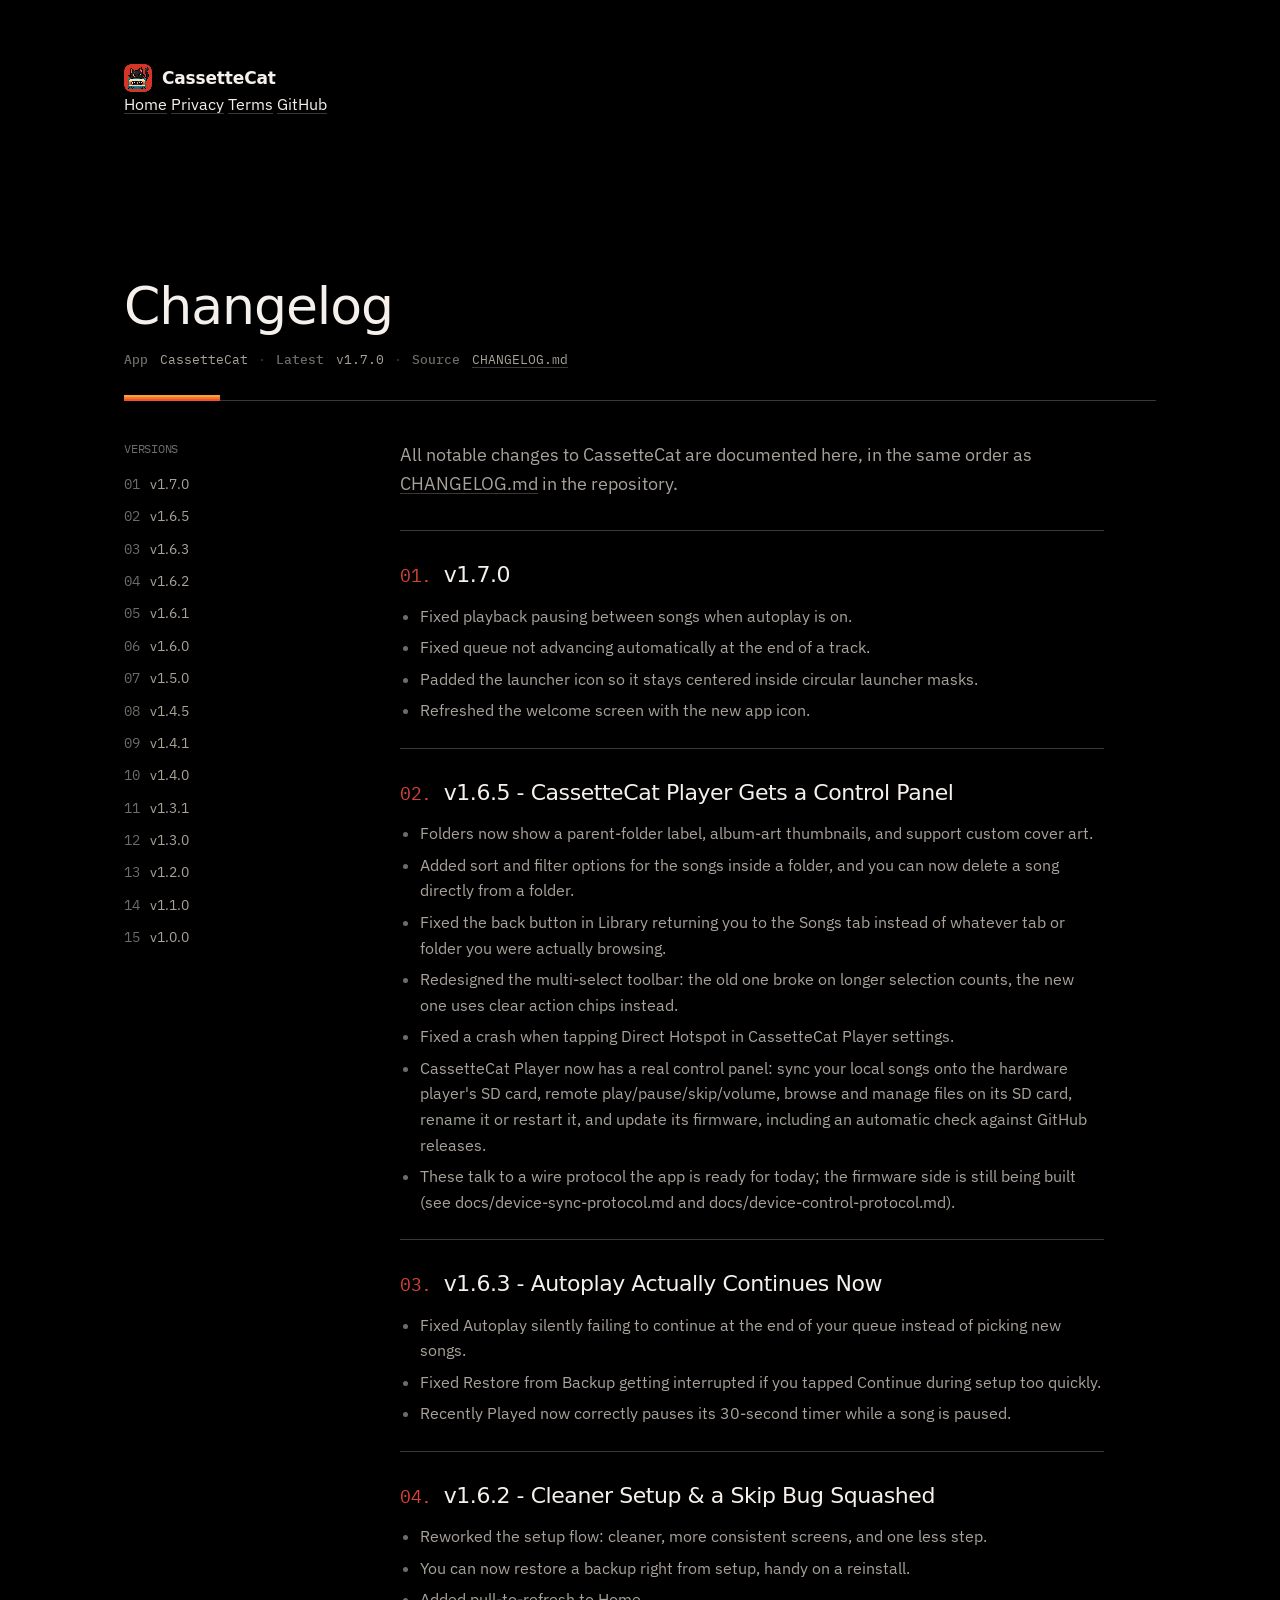
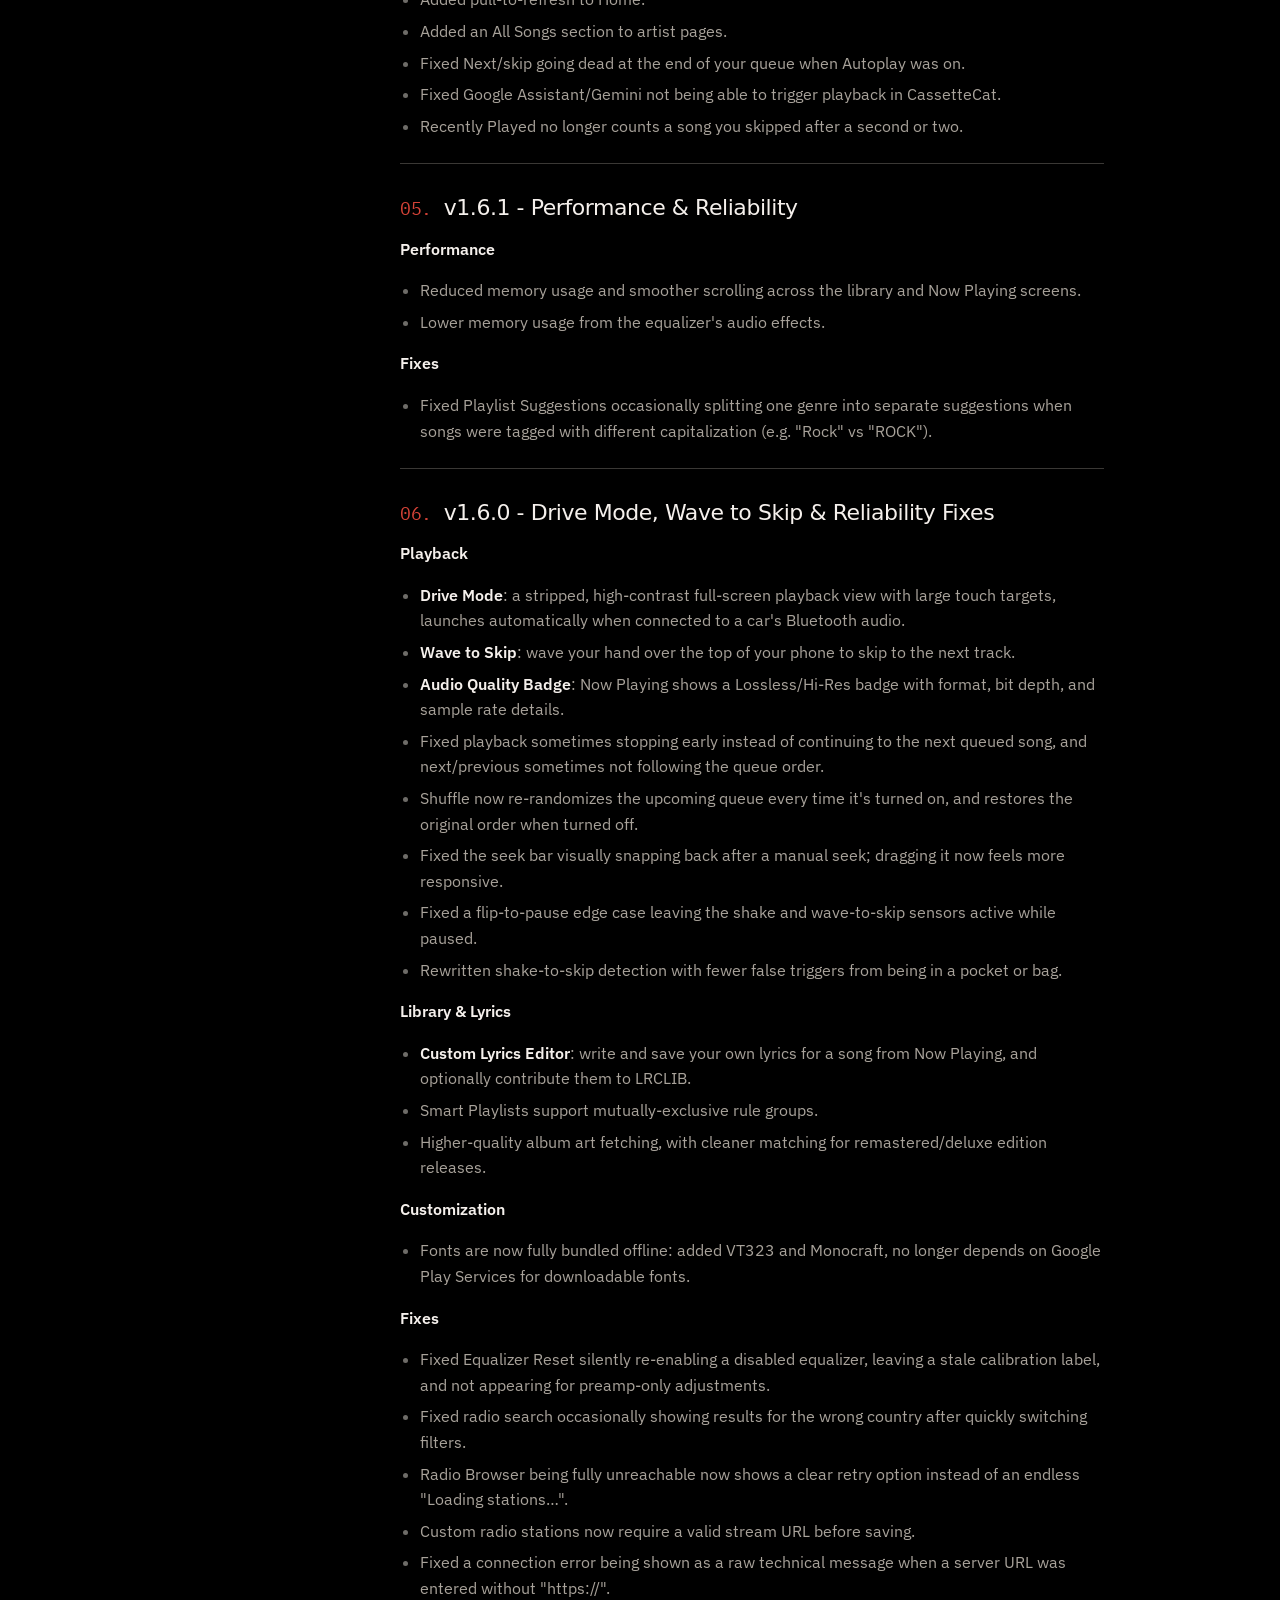
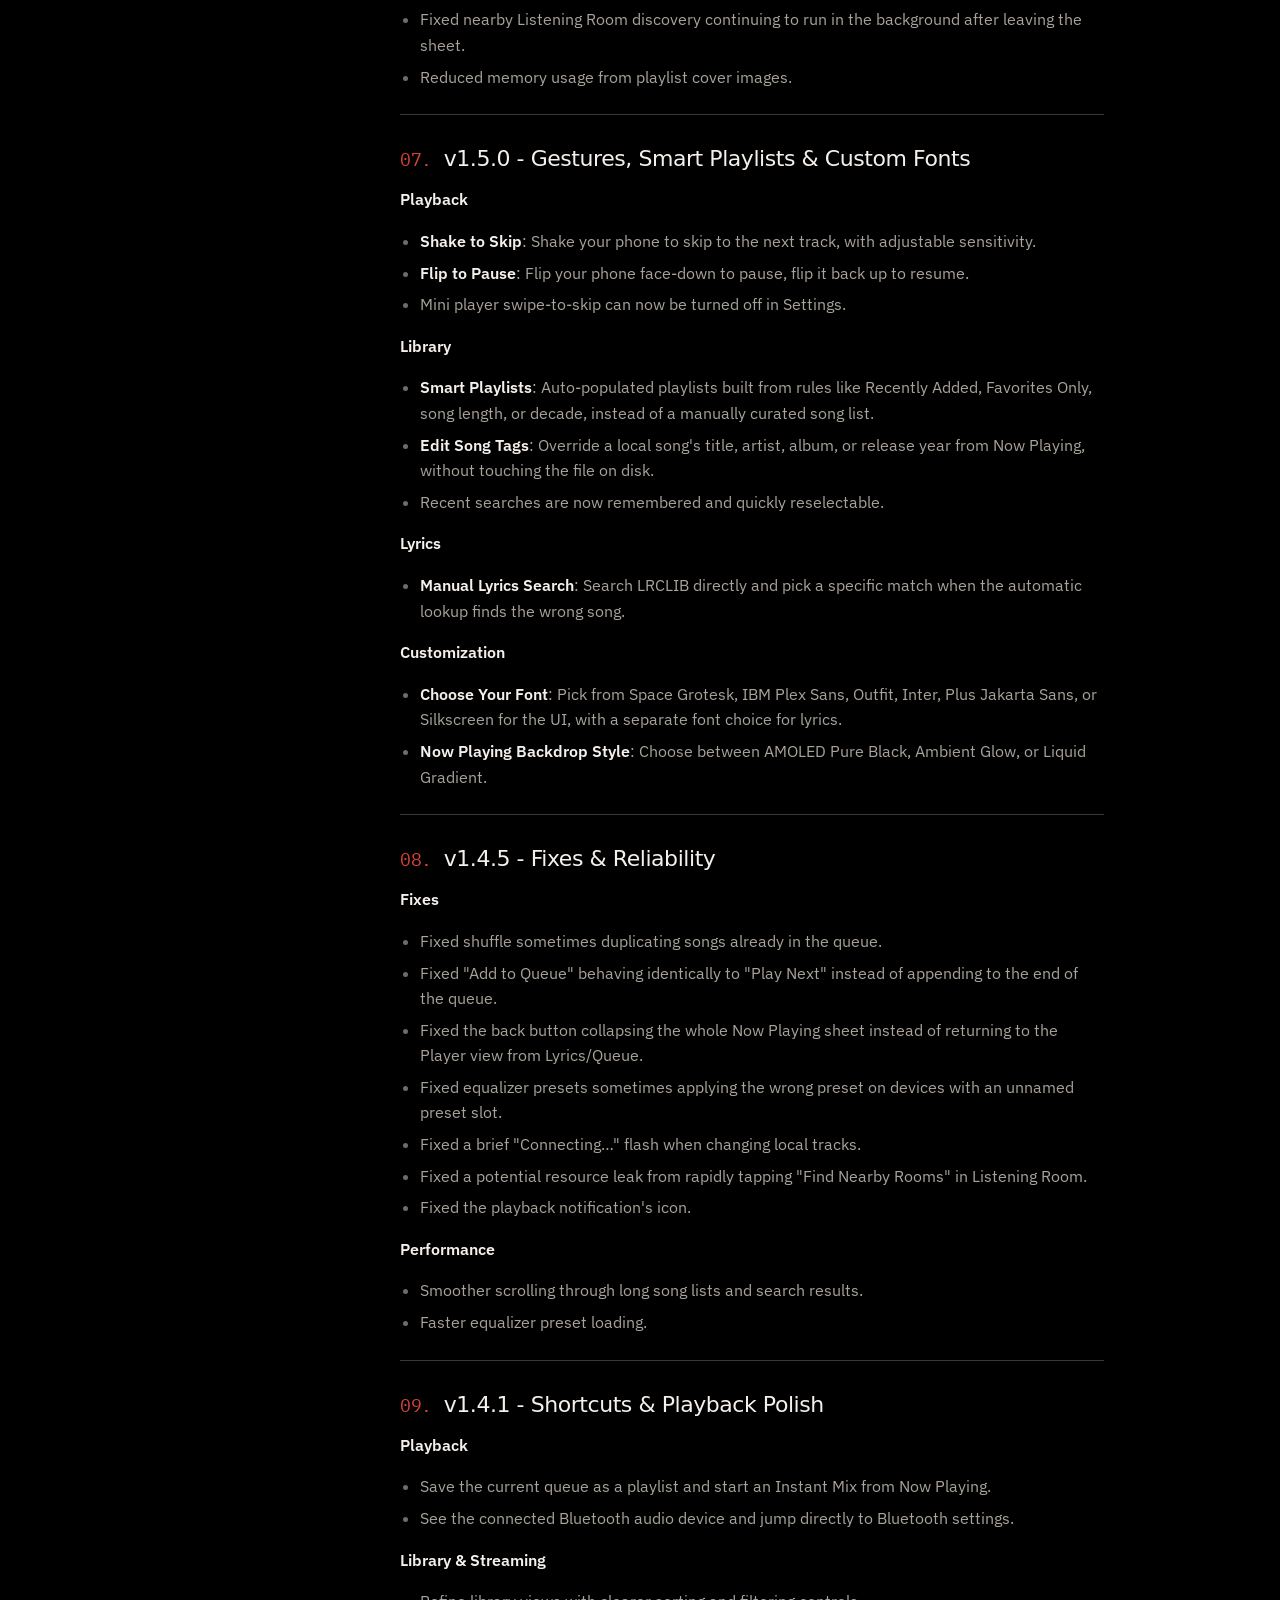
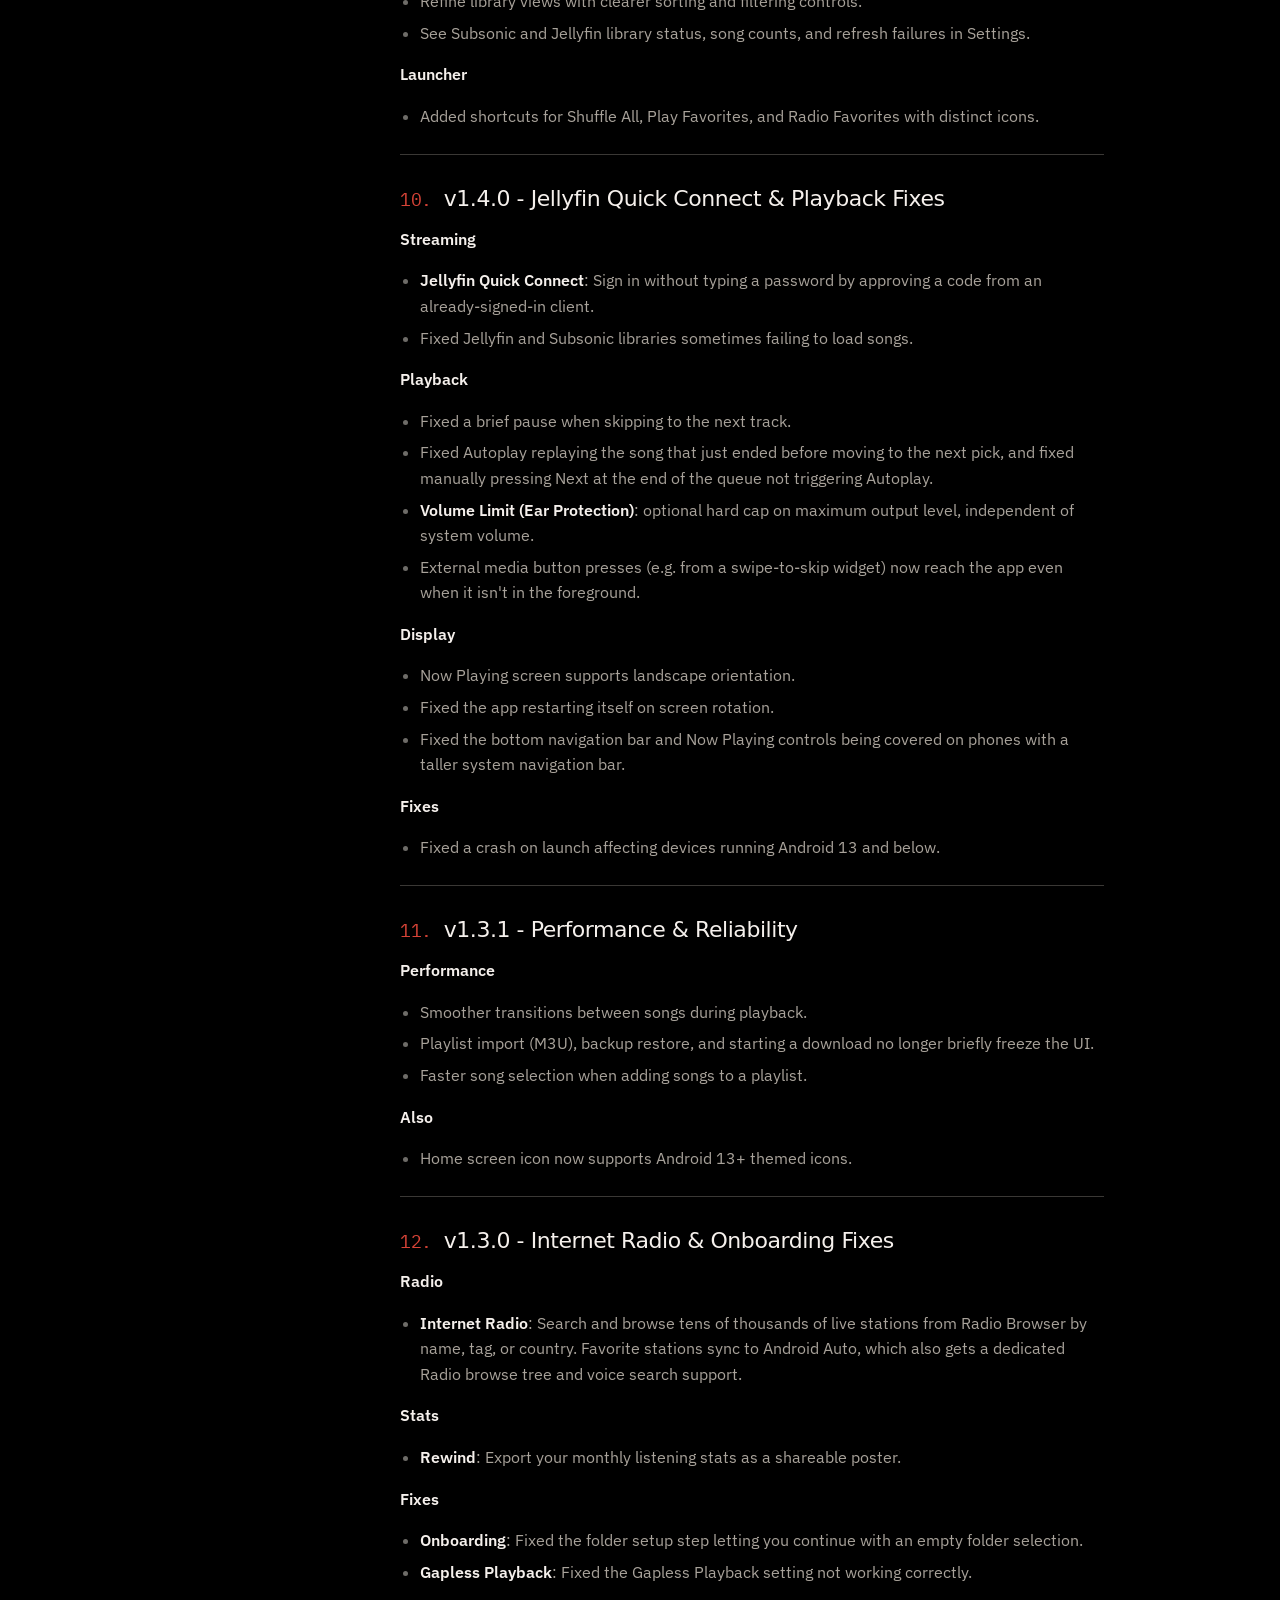
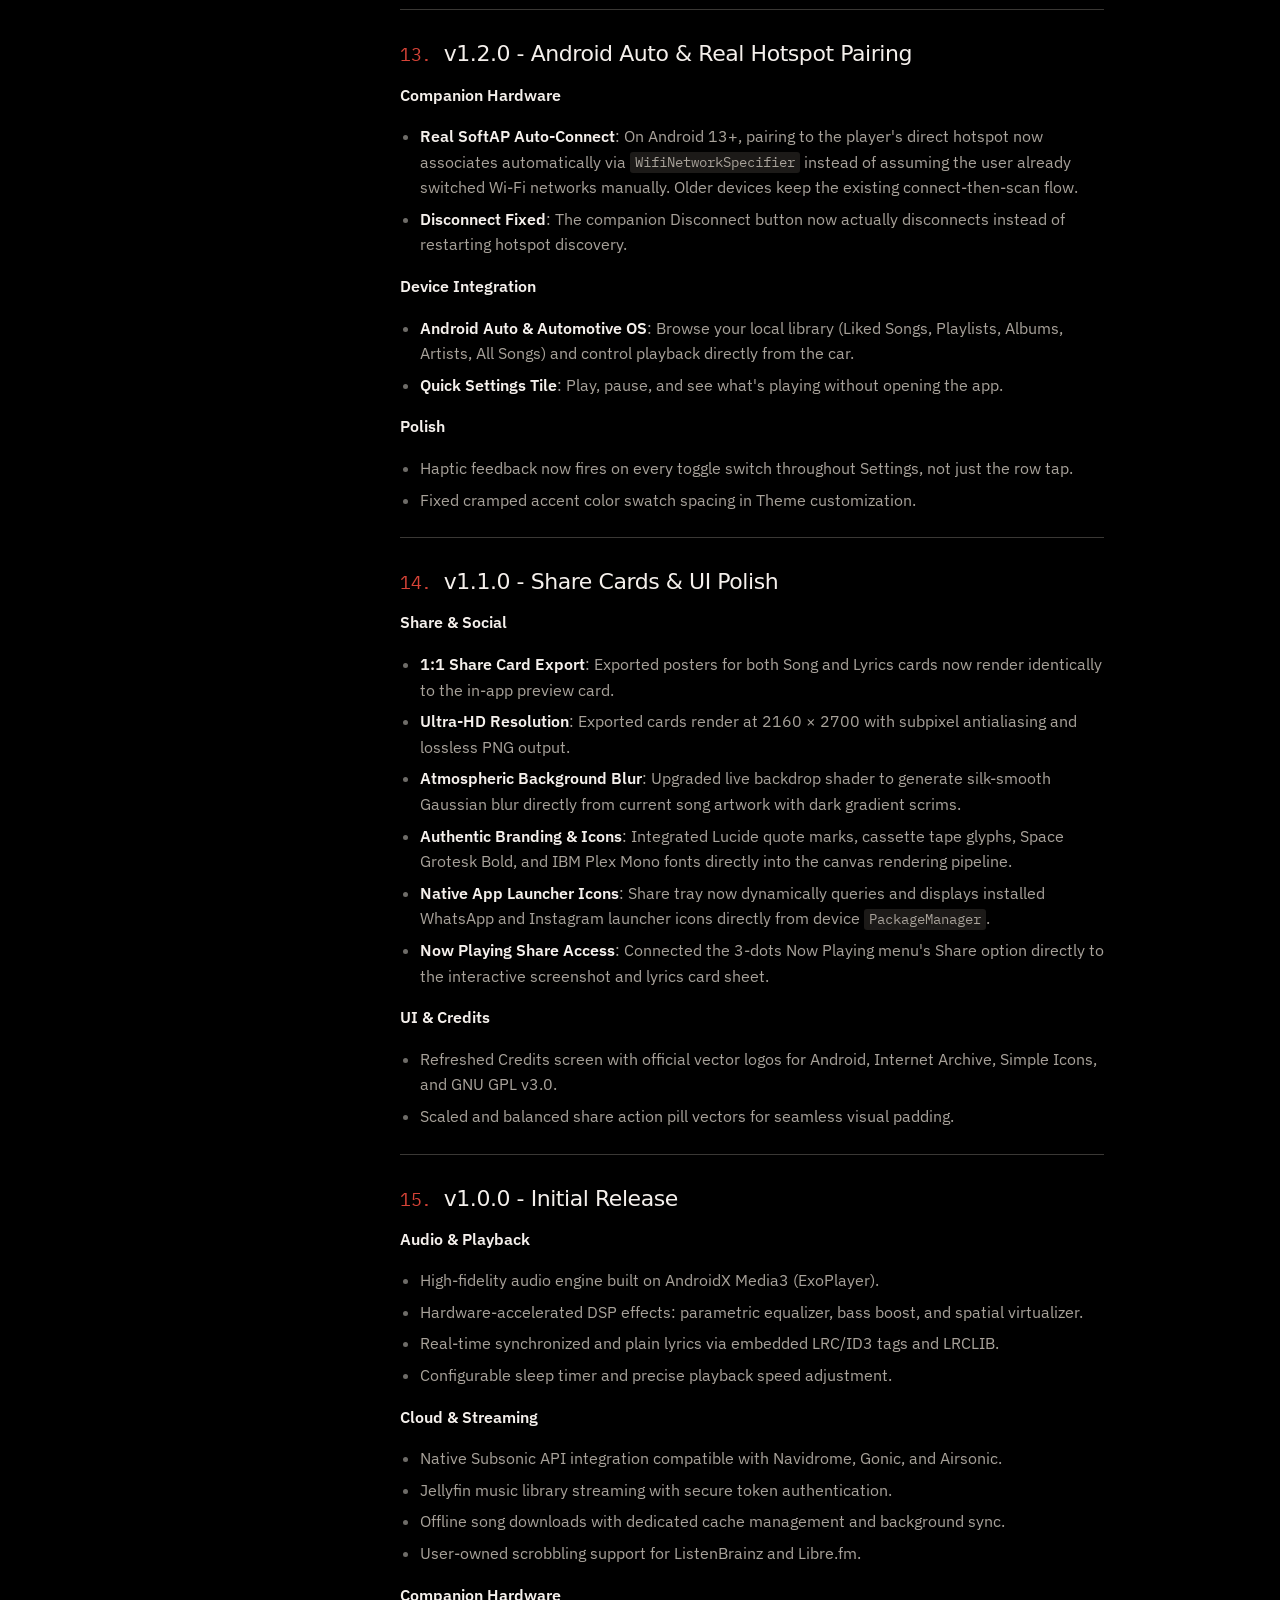
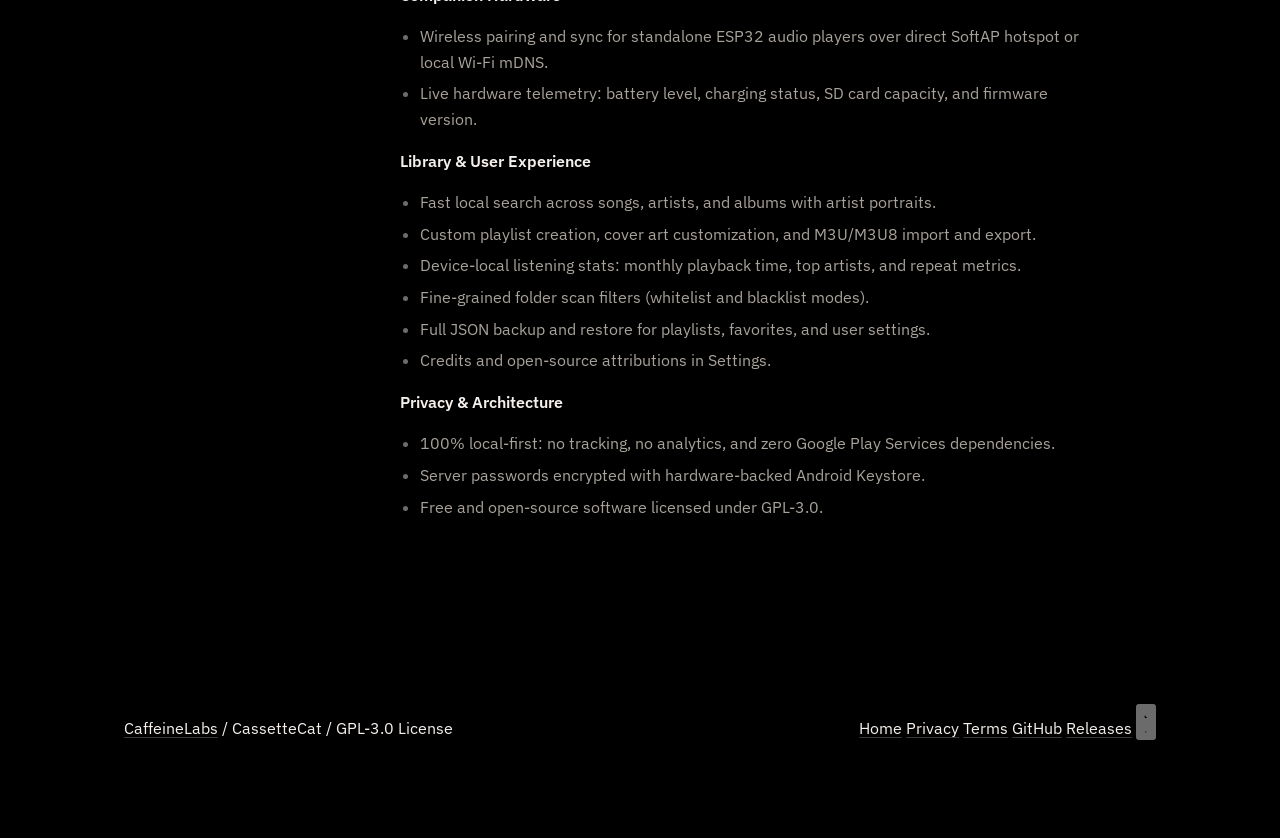
<file: changelog/index.html>
﻿<!DOCTYPE html>
<html lang="en">

<head>
  <meta charset="UTF-8">
  <script>(function(){try{var t=localStorage.getItem('cc-theme');if(t!=='dark')document.documentElement.setAttribute('data-theme','light');}catch(e){}})();</script>
  <meta name="viewport" content="width=device-width, initial-scale=1.0">
  <title>Changelog · CassetteCat · CaffeineLabs</title>
  <meta name="description" content="Release notes and version history for CassetteCat, a local-first, zero-tracking Android audio player.">
  <meta property="og:title" content="Changelog · CassetteCat · CaffeineLabs">
  <meta property="og:description" content="Release notes and version history for CassetteCat.">
  <meta property="og:url" content="https://cassettecat.caffeinelabs.in/changelog">
  <meta property="og:image" content="https://cassettecat.caffeinelabs.in/assets/feature_graphic_1024x500.png">
  <meta property="og:image:width" content="1024">
  <meta property="og:image:height" content="500">
  <meta property="og:type" content="website">
  <meta name="twitter:card" content="summary_large_image">
  <meta name="twitter:title" content="Changelog · CassetteCat · CaffeineLabs">
  <meta name="twitter:description" content="Release notes and version history for CassetteCat.">
  <meta name="twitter:image" content="https://cassettecat.caffeinelabs.in/assets/feature_graphic_1024x500.png">
  <link rel="icon" type="image/svg+xml" href="/assets/logo.svg">
  <link rel="icon" type="image/png" href="/assets/play_store_icon_512.png">
  <link rel="apple-touch-icon" href="/assets/play_store_icon_512.png">
  <link rel="canonical" href="https://cassettecat.caffeinelabs.in/changelog">
  <link rel="preconnect" href="https://fonts.googleapis.com">
  <link rel="preconnect" href="https://fonts.gstatic.com" crossorigin>
  <link href="https://fonts.googleapis.com/css2?family=IBM+Plex+Sans:wght@300;400;500;600;700&family=IBM+Plex+Mono:wght@400;500;600&display=swap" rel="stylesheet">
  <link rel="stylesheet" href="/assets/style.css">
</head>

<body>

  <header class="masthead">
    <div class="frame">
      <div class="mast">
        <div class="mast-left">
          <a href="/" class="brand">
            <img src="/assets/play_store_icon_512.png" alt="" class="brand-mark" width="30" height="30">
            <span class="brand-word">Cassette<span class="accent">Cat</span></span>
          </a>
        </div>
        <nav class="nav-links">
          <a href="/">Home</a>
          <a href="/privacy">Privacy</a>
          <a href="/terms">Terms</a>
          <a href="https://github.com/samyyy2311/CassetteCat" target="_blank" rel="noopener">GitHub</a>
        </nav>
      </div>
    </div>
  </header>

  <main class="frame">
    <div class="doc-layout">

      <div class="doc-head">
        <h1>Changelog</h1>
        <div class="doc-head-meta">
          <span><b>App</b> CassetteCat</span>
          <span class="sep">·</span>
          <span><b>Latest</b> v1.7.0</span>
          <span class="sep">·</span>
          <span><b>Source</b> <a href="https://github.com/samyyy2311/CassetteCat/blob/main/CHANGELOG.md" target="_blank" rel="noopener">CHANGELOG.md</a></span>
        </div>
      </div>

      <aside class="doc-toc">
        <h4>Versions</h4>
        <ol>
          <li><a href="#v1-7-0"><span class="toc-num">01</span>v1.7.0</a></li>
          <li><a href="#v1-6-5"><span class="toc-num">02</span>v1.6.5</a></li>
          <li><a href="#v1-6-3"><span class="toc-num">03</span>v1.6.3</a></li>
          <li><a href="#v1-6-2"><span class="toc-num">04</span>v1.6.2</a></li>
          <li><a href="#v1-6-1"><span class="toc-num">05</span>v1.6.1</a></li>
          <li><a href="#v1-6-0"><span class="toc-num">06</span>v1.6.0</a></li>
          <li><a href="#v1-5-0"><span class="toc-num">07</span>v1.5.0</a></li>
          <li><a href="#v1-4-5"><span class="toc-num">08</span>v1.4.5</a></li>
          <li><a href="#v1-4-1"><span class="toc-num">09</span>v1.4.1</a></li>
          <li><a href="#v1-4-0"><span class="toc-num">10</span>v1.4.0</a></li>
          <li><a href="#v1-3-1"><span class="toc-num">11</span>v1.3.1</a></li>
          <li><a href="#v1-3-0"><span class="toc-num">12</span>v1.3.0</a></li>
          <li><a href="#v1-2-0"><span class="toc-num">13</span>v1.2.0</a></li>
          <li><a href="#v1-1-0"><span class="toc-num">14</span>v1.1.0</a></li>
          <li><a href="#v1-0-0"><span class="toc-num">15</span>v1.0.0</a></li>
        </ol>
      </aside>

      <div class="doc-body">
        <p class="doc-lede">All notable changes to CassetteCat are documented here, in the same order as <a href="https://github.com/samyyy2311/CassetteCat/blob/main/CHANGELOG.md" target="_blank" rel="noopener">CHANGELOG.md</a> in the repository.</p>

        
        
        
        <section id="v1-7-0">
          <h2><span class="sec-num">01.</span>v1.7.0</h2>
          <ul>
            <li>Fixed playback pausing between songs when autoplay is on.</li>
            <li>Fixed queue not advancing automatically at the end of a track.</li>
            <li>Padded the launcher icon so it stays centered inside circular launcher masks.</li>
            <li>Refreshed the welcome screen with the new app icon.</li>
          </ul>
        </section>

        <section id="v1-6-5">
          <h2><span class="sec-num">02.</span>v1.6.5 - CassetteCat Player Gets a Control Panel</h2>
          <ul>
            <li>Folders now show a parent-folder label, album-art thumbnails, and support custom cover art.</li>
            <li>Added sort and filter options for the songs inside a folder, and you can now delete a song directly from a folder.</li>
            <li>Fixed the back button in Library returning you to the Songs tab instead of whatever tab or folder you were actually browsing.</li>
            <li>Redesigned the multi-select toolbar: the old one broke on longer selection counts, the new one uses clear action chips instead.</li>
            <li>Fixed a crash when tapping Direct Hotspot in CassetteCat Player settings.</li>
            <li>CassetteCat Player now has a real control panel: sync your local songs onto the hardware player&#39;s SD card, remote play/pause/skip/volume, browse and manage files on its SD card, rename it or restart it, and update its firmware, including an automatic check against GitHub releases.</li>
            <li>These talk to a wire protocol the app is ready for today; the firmware side is still being built (see docs/device-sync-protocol.md and docs/device-control-protocol.md).</li>
          </ul>
        </section>

        <section id="v1-6-3">
          <h2><span class="sec-num">03.</span>v1.6.3 - Autoplay Actually Continues Now</h2>
          <ul>
            <li>Fixed Autoplay silently failing to continue at the end of your queue instead of picking new songs.</li>
            <li>Fixed Restore from Backup getting interrupted if you tapped Continue during setup too quickly.</li>
            <li>Recently Played now correctly pauses its 30-second timer while a song is paused.</li>
          </ul>
        </section>

        <section id="v1-6-2">
          <h2><span class="sec-num">04.</span>v1.6.2 - Cleaner Setup &amp; a Skip Bug Squashed</h2>
          <ul>
            <li>Reworked the setup flow: cleaner, more consistent screens, and one less step.</li>
            <li>You can now restore a backup right from setup, handy on a reinstall.</li>
            <li>Added pull-to-refresh to Home.</li>
            <li>Added an All Songs section to artist pages.</li>
            <li>Fixed Next/skip going dead at the end of your queue when Autoplay was on.</li>
            <li>Fixed Google Assistant/Gemini not being able to trigger playback in CassetteCat.</li>
            <li>Recently Played no longer counts a song you skipped after a second or two.</li>
          </ul>
        </section>

        <section id="v1-6-1">
          <h2><span class="sec-num">05.</span>v1.6.1 - Performance &amp; Reliability</h2>
          <p><strong>Performance</strong></p>
          <ul>
            <li>Reduced memory usage and smoother scrolling across the library and Now Playing screens.</li>
            <li>Lower memory usage from the equalizer&#39;s audio effects.</li>
          </ul>
          <p><strong>Fixes</strong></p>
          <ul>
            <li>Fixed Playlist Suggestions occasionally splitting one genre into separate suggestions when songs were tagged with different capitalization (e.g. &quot;Rock&quot; vs &quot;ROCK&quot;).</li>
          </ul>
        </section>

        <section id="v1-6-0">
          <h2><span class="sec-num">06.</span>v1.6.0 - Drive Mode, Wave to Skip &amp; Reliability Fixes</h2>
          <p><strong>Playback</strong></p>
          <ul>
            <li><strong>Drive Mode</strong>: a stripped, high-contrast full-screen playback view with large touch targets, launches automatically when connected to a car&#39;s Bluetooth audio.</li>
            <li><strong>Wave to Skip</strong>: wave your hand over the top of your phone to skip to the next track.</li>
            <li><strong>Audio Quality Badge</strong>: Now Playing shows a Lossless/Hi-Res badge with format, bit depth, and sample rate details.</li>
            <li>Fixed playback sometimes stopping early instead of continuing to the next queued song, and next/previous sometimes not following the queue order.</li>
            <li>Shuffle now re-randomizes the upcoming queue every time it&#39;s turned on, and restores the original order when turned off.</li>
            <li>Fixed the seek bar visually snapping back after a manual seek; dragging it now feels more responsive.</li>
            <li>Fixed a flip-to-pause edge case leaving the shake and wave-to-skip sensors active while paused.</li>
            <li>Rewritten shake-to-skip detection with fewer false triggers from being in a pocket or bag.</li>
          </ul>
          <p><strong>Library &amp; Lyrics</strong></p>
          <ul>
            <li><strong>Custom Lyrics Editor</strong>: write and save your own lyrics for a song from Now Playing, and optionally contribute them to LRCLIB.</li>
            <li>Smart Playlists support mutually-exclusive rule groups.</li>
            <li>Higher-quality album art fetching, with cleaner matching for remastered/deluxe edition releases.</li>
          </ul>
          <p><strong>Customization</strong></p>
          <ul>
            <li>Fonts are now fully bundled offline: added VT323 and Monocraft, no longer depends on Google Play Services for downloadable fonts.</li>
          </ul>
          <p><strong>Fixes</strong></p>
          <ul>
            <li>Fixed Equalizer Reset silently re-enabling a disabled equalizer, leaving a stale calibration label, and not appearing for preamp-only adjustments.</li>
            <li>Fixed radio search occasionally showing results for the wrong country after quickly switching filters.</li>
            <li>Radio Browser being fully unreachable now shows a clear retry option instead of an endless &quot;Loading stations…&quot;.</li>
            <li>Custom radio stations now require a valid stream URL before saving.</li>
            <li>Fixed a connection error being shown as a raw technical message when a server URL was entered without &quot;https://&quot;.</li>
            <li>Fixed nearby Listening Room discovery continuing to run in the background after leaving the sheet.</li>
            <li>Reduced memory usage from playlist cover images.</li>
          </ul>
        </section>

        <section id="v1-5-0">
          <h2><span class="sec-num">07.</span>v1.5.0 - Gestures, Smart Playlists &amp; Custom Fonts</h2>
          <p><strong>Playback</strong></p>
          <ul>
            <li><strong>Shake to Skip</strong>: Shake your phone to skip to the next track, with adjustable sensitivity.</li>
            <li><strong>Flip to Pause</strong>: Flip your phone face-down to pause, flip it back up to resume.</li>
            <li>Mini player swipe-to-skip can now be turned off in Settings.</li>
          </ul>
          <p><strong>Library</strong></p>
          <ul>
            <li><strong>Smart Playlists</strong>: Auto-populated playlists built from rules like Recently Added, Favorites Only, song length, or decade, instead of a manually curated song list.</li>
            <li><strong>Edit Song Tags</strong>: Override a local song&#39;s title, artist, album, or release year from Now Playing, without touching the file on disk.</li>
            <li>Recent searches are now remembered and quickly reselectable.</li>
          </ul>
          <p><strong>Lyrics</strong></p>
          <ul>
            <li><strong>Manual Lyrics Search</strong>: Search LRCLIB directly and pick a specific match when the automatic lookup finds the wrong song.</li>
          </ul>
          <p><strong>Customization</strong></p>
          <ul>
            <li><strong>Choose Your Font</strong>: Pick from Space Grotesk, IBM Plex Sans, Outfit, Inter, Plus Jakarta Sans, or Silkscreen for the UI, with a separate font choice for lyrics.</li>
            <li><strong>Now Playing Backdrop Style</strong>: Choose between AMOLED Pure Black, Ambient Glow, or Liquid Gradient.</li>
          </ul>
        </section>

        <section id="v1-4-5">
          <h2><span class="sec-num">08.</span>v1.4.5 - Fixes &amp; Reliability</h2>
          <p><strong>Fixes</strong></p>
          <ul>
            <li>Fixed shuffle sometimes duplicating songs already in the queue.</li>
            <li>Fixed &quot;Add to Queue&quot; behaving identically to &quot;Play Next&quot; instead of appending to the end of the queue.</li>
            <li>Fixed the back button collapsing the whole Now Playing sheet instead of returning to the Player view from Lyrics/Queue.</li>
            <li>Fixed equalizer presets sometimes applying the wrong preset on devices with an unnamed preset slot.</li>
            <li>Fixed a brief &quot;Connecting…&quot; flash when changing local tracks.</li>
            <li>Fixed a potential resource leak from rapidly tapping &quot;Find Nearby Rooms&quot; in Listening Room.</li>
            <li>Fixed the playback notification&#39;s icon.</li>
          </ul>
          <p><strong>Performance</strong></p>
          <ul>
            <li>Smoother scrolling through long song lists and search results.</li>
            <li>Faster equalizer preset loading.</li>
          </ul>
        </section>

        <section id="v1-4-1">
          <h2><span class="sec-num">09.</span>v1.4.1 - Shortcuts &amp; Playback Polish</h2>
          <p><strong>Playback</strong></p>
          <ul>
            <li>Save the current queue as a playlist and start an Instant Mix from Now Playing.</li>
            <li>See the connected Bluetooth audio device and jump directly to Bluetooth settings.</li>
          </ul>
          <p><strong>Library &amp; Streaming</strong></p>
          <ul>
            <li>Refine library views with clearer sorting and filtering controls.</li>
            <li>See Subsonic and Jellyfin library status, song counts, and refresh failures in Settings.</li>
          </ul>
          <p><strong>Launcher</strong></p>
          <ul>
            <li>Added shortcuts for Shuffle All, Play Favorites, and Radio Favorites with distinct icons.</li>
          </ul>
        </section>

        <section id="v1-4-0">
          <h2><span class="sec-num">10.</span>v1.4.0 - Jellyfin Quick Connect &amp; Playback Fixes</h2>
          <p><strong>Streaming</strong></p>
          <ul>
            <li><strong>Jellyfin Quick Connect</strong>: Sign in without typing a password by approving a code from an already-signed-in client.</li>
            <li>Fixed Jellyfin and Subsonic libraries sometimes failing to load songs.</li>
          </ul>
          <p><strong>Playback</strong></p>
          <ul>
            <li>Fixed a brief pause when skipping to the next track.</li>
            <li>Fixed Autoplay replaying the song that just ended before moving to the next pick, and fixed manually pressing Next at the end of the queue not triggering Autoplay.</li>
            <li><strong>Volume Limit (Ear Protection)</strong>: optional hard cap on maximum output level, independent of system volume.</li>
            <li>External media button presses (e.g. from a swipe-to-skip widget) now reach the app even when it isn&#39;t in the foreground.</li>
          </ul>
          <p><strong>Display</strong></p>
          <ul>
            <li>Now Playing screen supports landscape orientation.</li>
            <li>Fixed the app restarting itself on screen rotation.</li>
            <li>Fixed the bottom navigation bar and Now Playing controls being covered on phones with a taller system navigation bar.</li>
          </ul>
          <p><strong>Fixes</strong></p>
          <ul>
            <li>Fixed a crash on launch affecting devices running Android 13 and below.</li>
          </ul>
        </section>

        <section id="v1-3-1">
          <h2><span class="sec-num">11.</span>v1.3.1 - Performance &amp; Reliability</h2>
          <p><strong>Performance</strong></p>
          <ul>
            <li>Smoother transitions between songs during playback.</li>
            <li>Playlist import (M3U), backup restore, and starting a download no longer briefly freeze the UI.</li>
            <li>Faster song selection when adding songs to a playlist.</li>
          </ul>
          <p><strong>Also</strong></p>
          <ul>
            <li>Home screen icon now supports Android 13+ themed icons.</li>
          </ul>
        </section>

        <section id="v1-3-0">
          <h2><span class="sec-num">12.</span>v1.3.0 - Internet Radio &amp; Onboarding Fixes</h2>
          <p><strong>Radio</strong></p>
          <ul>
            <li><strong>Internet Radio</strong>: Search and browse tens of thousands of live stations from Radio Browser by name, tag, or country. Favorite stations sync to Android Auto, which also gets a dedicated Radio browse tree and voice search support.</li>
          </ul>
          <p><strong>Stats</strong></p>
          <ul>
            <li><strong>Rewind</strong>: Export your monthly listening stats as a shareable poster.</li>
          </ul>
          <p><strong>Fixes</strong></p>
          <ul>
            <li><strong>Onboarding</strong>: Fixed the folder setup step letting you continue with an empty folder selection.</li>
            <li><strong>Gapless Playback</strong>: Fixed the Gapless Playback setting not working correctly.</li>
          </ul>
        </section>

        <section id="v1-2-0">
          <h2><span class="sec-num">13.</span>v1.2.0 - Android Auto &amp; Real Hotspot Pairing</h2>
          <p><strong>Companion Hardware</strong></p>
          <ul>
            <li><strong>Real SoftAP Auto-Connect</strong>: On Android 13+, pairing to the player&#39;s direct hotspot now associates automatically via <code>WifiNetworkSpecifier</code> instead of assuming the user already switched Wi-Fi networks manually. Older devices keep the existing connect-then-scan flow.</li>
            <li><strong>Disconnect Fixed</strong>: The companion Disconnect button now actually disconnects instead of restarting hotspot discovery.</li>
          </ul>
          <p><strong>Device Integration</strong></p>
          <ul>
            <li><strong>Android Auto &amp; Automotive OS</strong>: Browse your local library (Liked Songs, Playlists, Albums, Artists, All Songs) and control playback directly from the car.</li>
            <li><strong>Quick Settings Tile</strong>: Play, pause, and see what&#39;s playing without opening the app.</li>
          </ul>
          <p><strong>Polish</strong></p>
          <ul>
            <li>Haptic feedback now fires on every toggle switch throughout Settings, not just the row tap.</li>
            <li>Fixed cramped accent color swatch spacing in Theme customization.</li>
          </ul>
        </section>

        <section id="v1-1-0">
          <h2><span class="sec-num">14.</span>v1.1.0 - Share Cards &amp; UI Polish</h2>
          <p><strong>Share &amp; Social</strong></p>
          <ul>
            <li><strong>1:1 Share Card Export</strong>: Exported posters for both Song and Lyrics cards now render identically to the in-app preview card.</li>
            <li><strong>Ultra-HD Resolution</strong>: Exported cards render at 2160 &#215; 2700 with subpixel antialiasing and lossless PNG output.</li>
            <li><strong>Atmospheric Background Blur</strong>: Upgraded live backdrop shader to generate silk-smooth Gaussian blur directly from current song artwork with dark gradient scrims.</li>
            <li><strong>Authentic Branding &amp; Icons</strong>: Integrated Lucide quote marks, cassette tape glyphs, Space Grotesk Bold, and IBM Plex Mono fonts directly into the canvas rendering pipeline.</li>
            <li><strong>Native App Launcher Icons</strong>: Share tray now dynamically queries and displays installed WhatsApp and Instagram launcher icons directly from device <code>PackageManager</code>.</li>
            <li><strong>Now Playing Share Access</strong>: Connected the 3-dots Now Playing menu&#39;s Share option directly to the interactive screenshot and lyrics card sheet.</li>
          </ul>
          <p><strong>UI &amp; Credits</strong></p>
          <ul>
            <li>Refreshed Credits screen with official vector logos for Android, Internet Archive, Simple Icons, and GNU GPL v3.0.</li>
            <li>Scaled and balanced share action pill vectors for seamless visual padding.</li>
          </ul>
        </section>

        <section id="v1-0-0">
          <h2><span class="sec-num">15.</span>v1.0.0 - Initial Release</h2>
          <p><strong>Audio &amp; Playback</strong></p>
          <ul>
            <li>High-fidelity audio engine built on AndroidX Media3 (ExoPlayer).</li>
            <li>Hardware-accelerated DSP effects: parametric equalizer, bass boost, and spatial virtualizer.</li>
            <li>Real-time synchronized and plain lyrics via embedded LRC/ID3 tags and LRCLIB.</li>
            <li>Configurable sleep timer and precise playback speed adjustment.</li>
          </ul>
          <p><strong>Cloud &amp; Streaming</strong></p>
          <ul>
            <li>Native Subsonic API integration compatible with Navidrome, Gonic, and Airsonic.</li>
            <li>Jellyfin music library streaming with secure token authentication.</li>
            <li>Offline song downloads with dedicated cache management and background sync.</li>
            <li>User-owned scrobbling support for ListenBrainz and Libre.fm.</li>
          </ul>
          <p><strong>Companion Hardware</strong></p>
          <ul>
            <li>Wireless pairing and sync for standalone ESP32 audio players over direct SoftAP hotspot or local Wi-Fi mDNS.</li>
            <li>Live hardware telemetry: battery level, charging status, SD card capacity, and firmware version.</li>
          </ul>
          <p><strong>Library &amp; User Experience</strong></p>
          <ul>
            <li>Fast local search across songs, artists, and albums with artist portraits.</li>
            <li>Custom playlist creation, cover art customization, and M3U/M3U8 import and export.</li>
            <li>Device-local listening stats: monthly playback time, top artists, and repeat metrics.</li>
            <li>Fine-grained folder scan filters (whitelist and blacklist modes).</li>
            <li>Full JSON backup and restore for playlists, favorites, and user settings.</li>
            <li>Credits and open-source attributions in Settings.</li>
          </ul>
          <p><strong>Privacy &amp; Architecture</strong></p>
          <ul>
            <li>100% local-first: no tracking, no analytics, and zero Google Play Services dependencies.</li>
            <li>Server passwords encrypted with hardware-backed Android Keystore.</li>
            <li>Free and open-source software licensed under GPL-3.0.</li>
          </ul>
        </section>

      

      

      

      </div>
    </div>
  </main>

  <footer class="foot">
    <div class="frame" style="width:100%; display:flex; justify-content:space-between; align-items:baseline; flex-wrap:wrap; gap:20px;">
      <div class="brand-line">
        <a href="https://caffeinelabs.in" class="fb-name">Caffeine<span class="dim">Labs</span></a>
        <span class="sep">/</span>
        <span>CassetteCat</span>
        <span class="sep">/</span>
        <span>GPL-3.0 License</span>
      </div>
      <div class="legal">
        <a href="/">Home</a>
        <a href="/privacy">Privacy</a>
        <a href="/terms">Terms</a>
        <a href="https://github.com/samyyy2311/CassetteCat" target="_blank" rel="noopener">GitHub</a>
        <a href="https://github.com/samyyy2311/CassetteCat/releases" target="_blank" rel="noopener">Releases</a>
        <button class="theme-toggle" id="theme-toggle" type="button" aria-label="Toggle light and dark theme">
          <svg class="icon-moon" viewBox="0 0 24 24"><path d="M12 3a6 6 0 0 0 9 9 9 9 0 1 1-9-9Z"/></svg>
          <svg class="icon-sun" viewBox="0 0 24 24"><circle cx="12" cy="12" r="4"/><path d="M12 2v2M12 20v2M4.93 4.93l1.41 1.41M17.66 17.66l1.41 1.41M2 12h2M20 12h2M6.34 17.66l-1.41 1.41M19.07 4.93l-1.41 1.41"/></svg>
        </button>
      </div>
    </div>
  </footer>

<script src="/assets/main.js"></script>
</body>

</html>
</file>
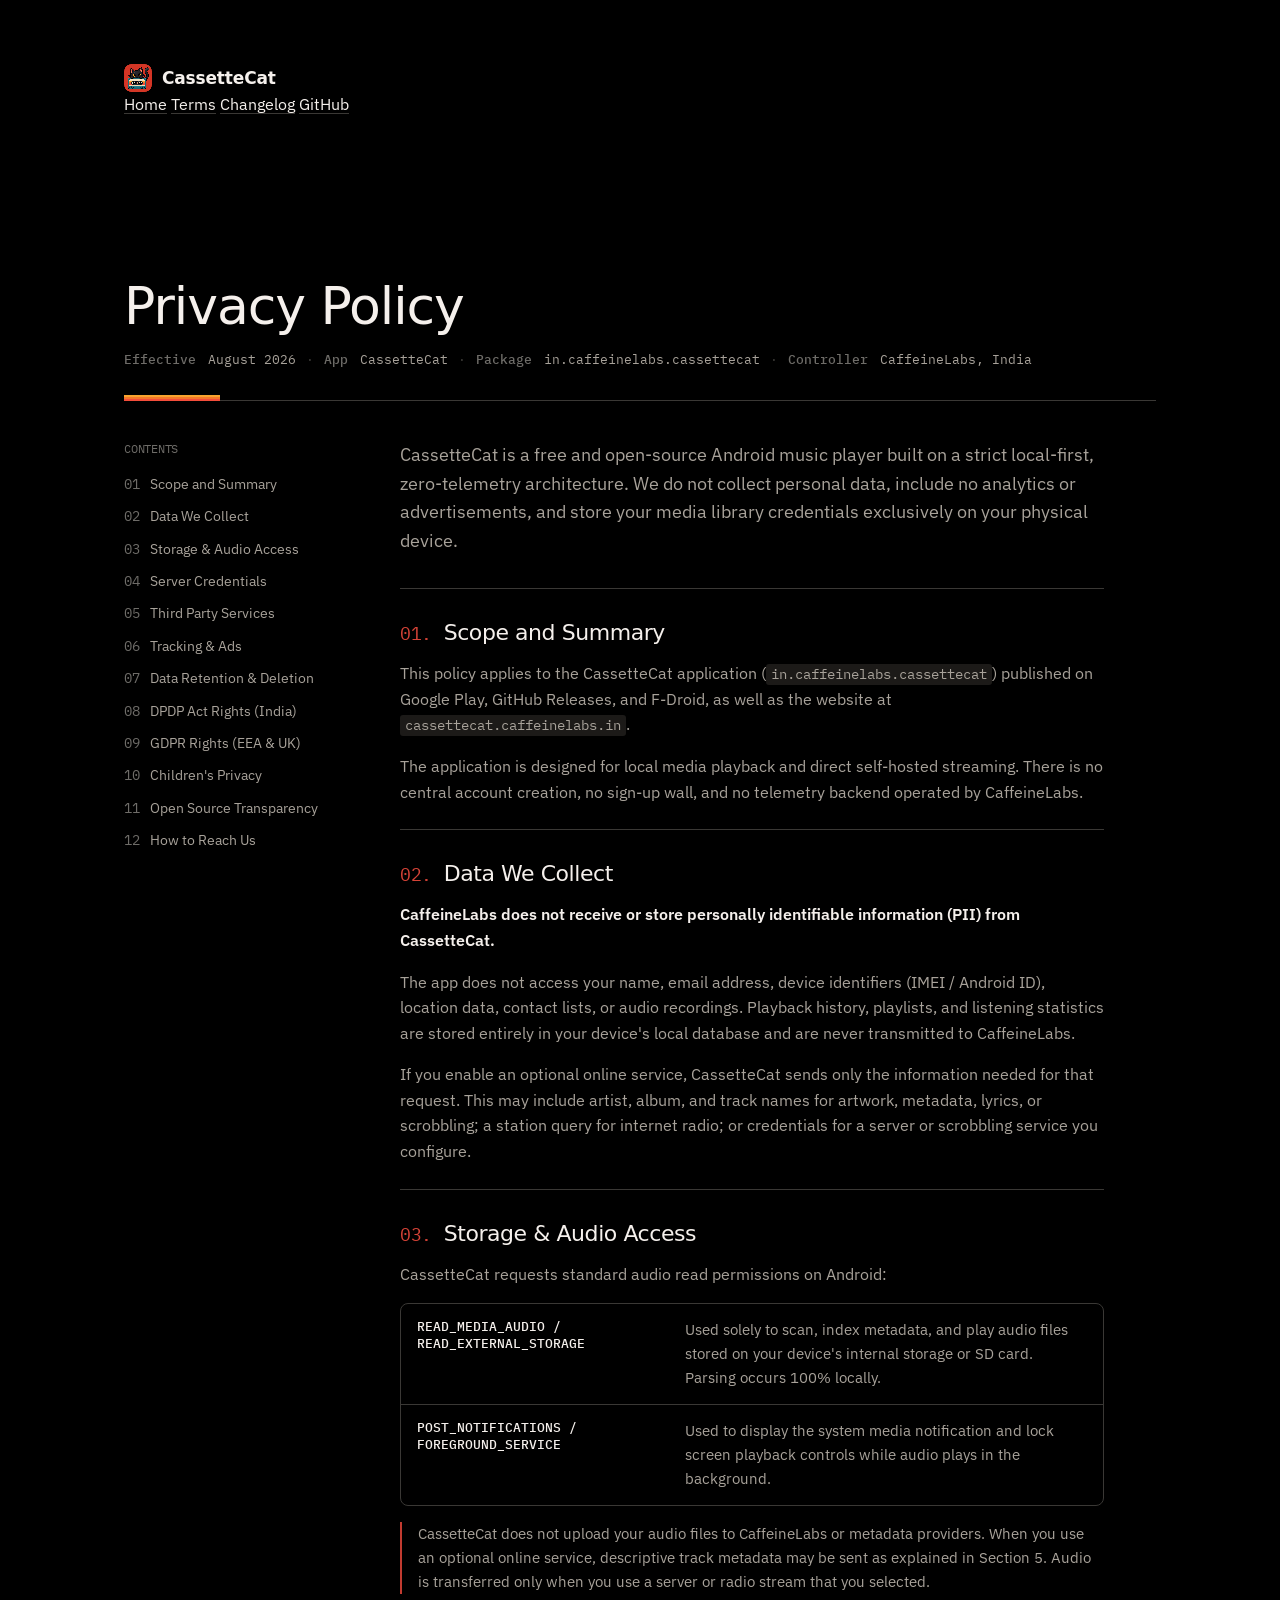
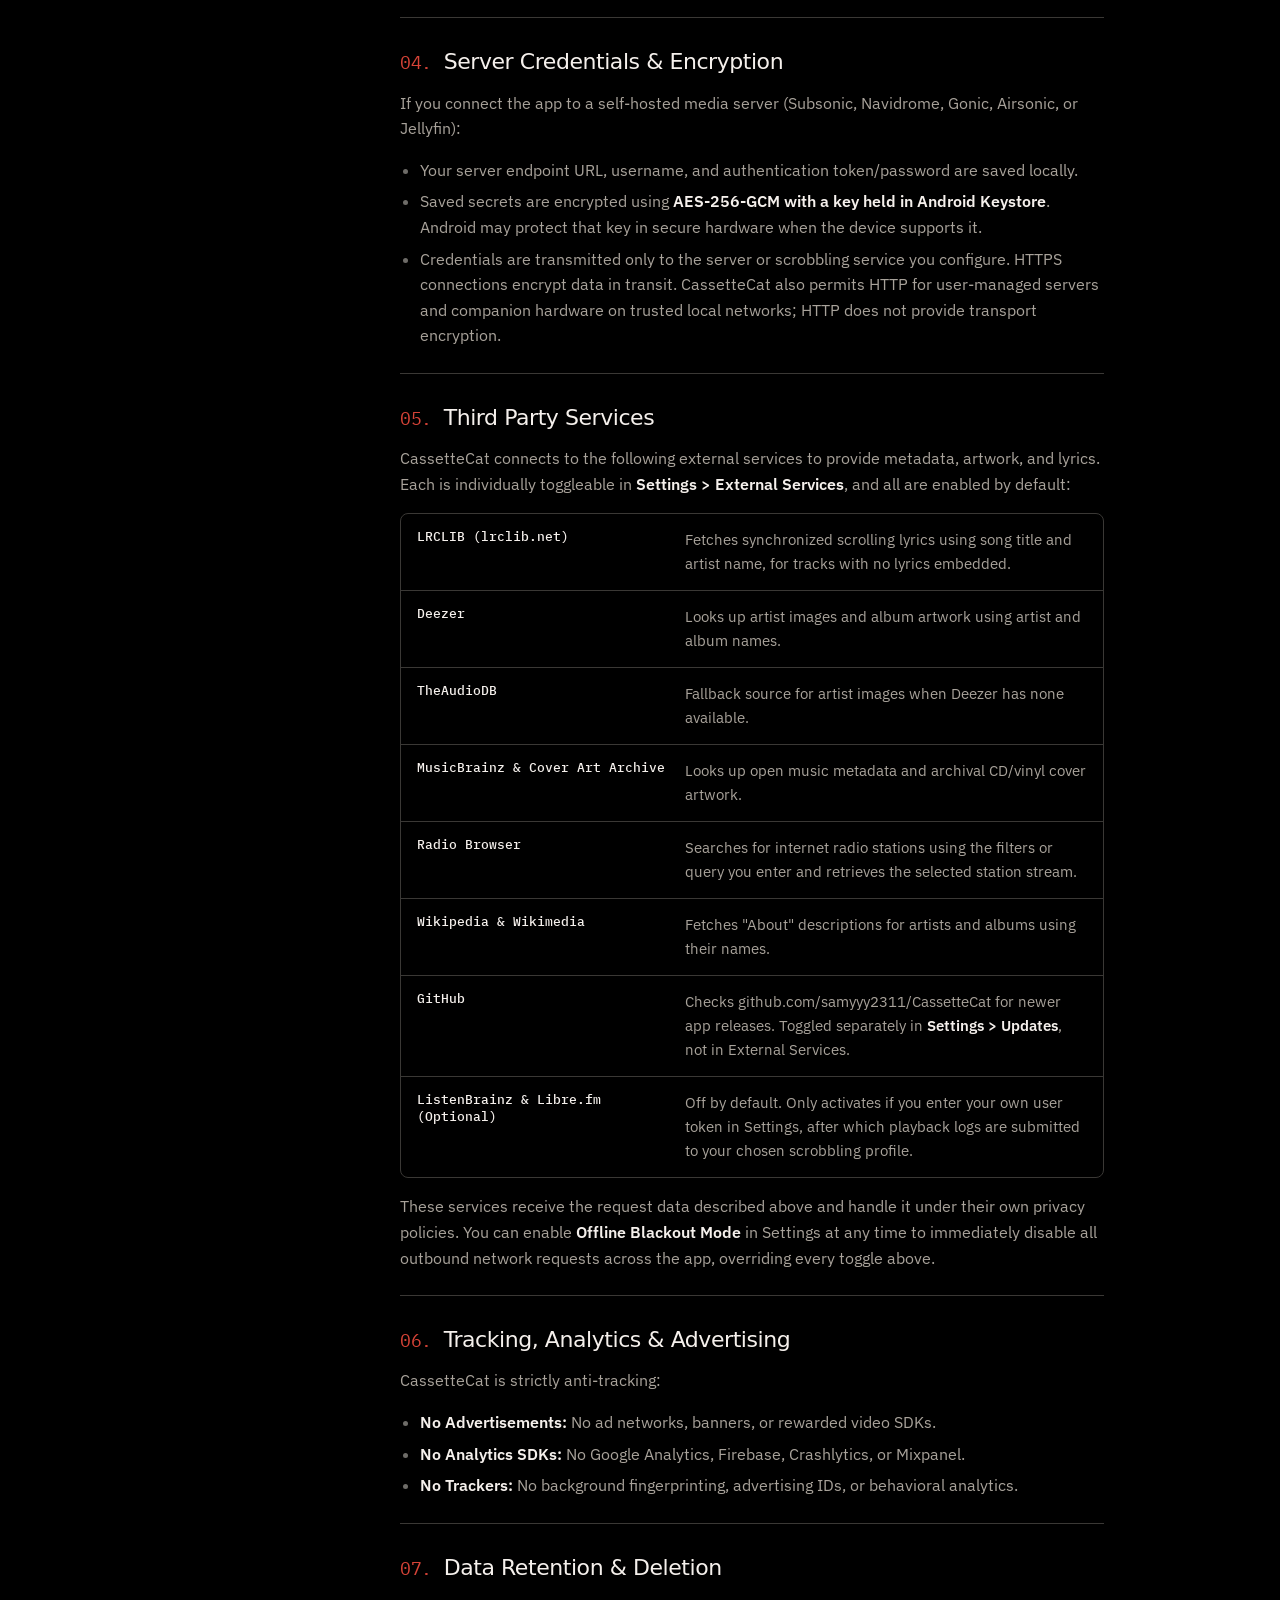
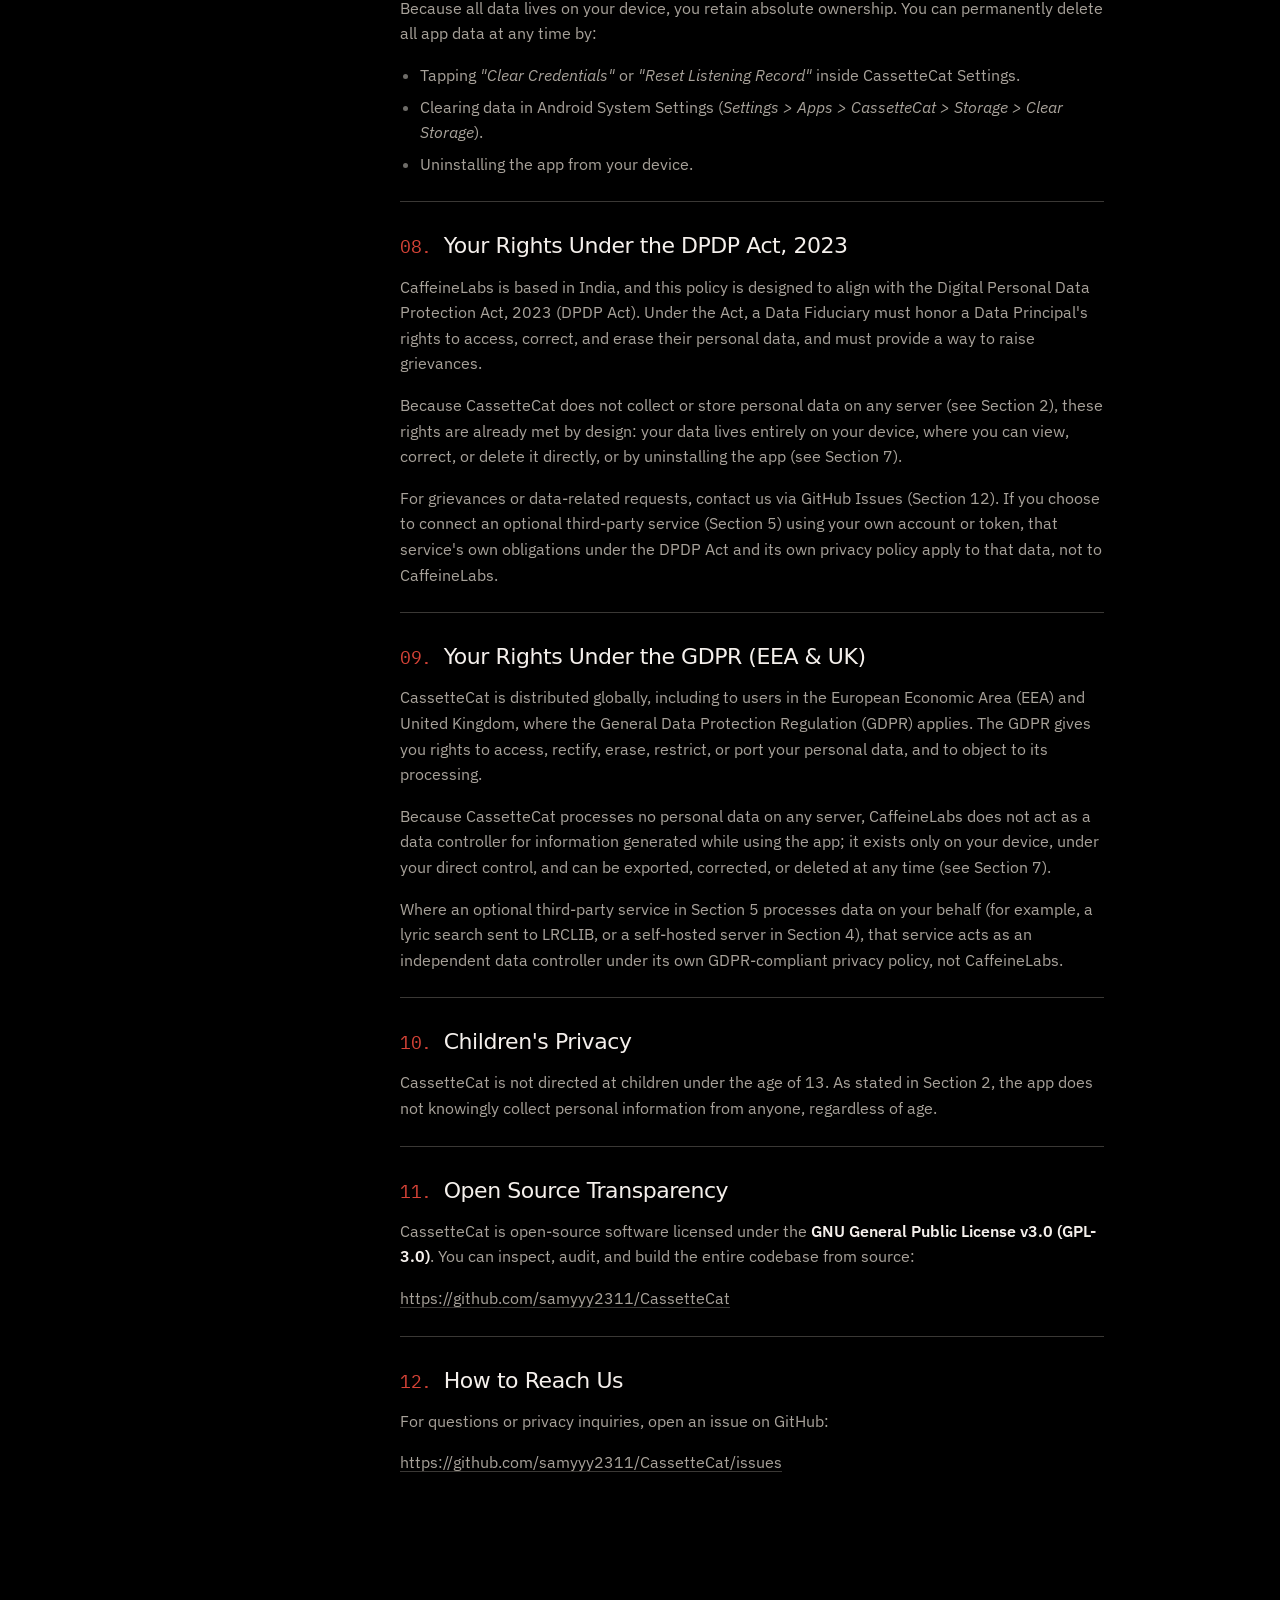
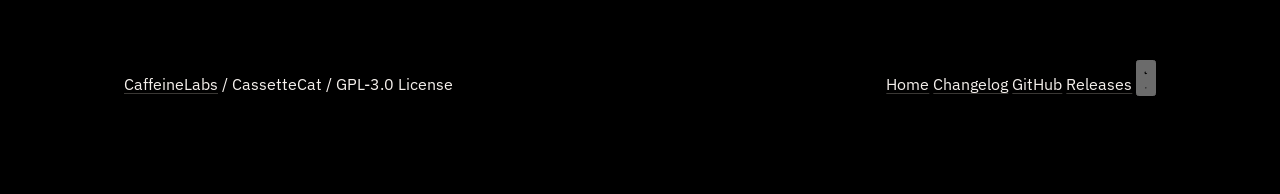
<file: privacy/index.html>
<!DOCTYPE html>
<html lang="en">

<head>
  <meta charset="UTF-8">
  <script>(function(){try{var t=localStorage.getItem('cc-theme');if(t!=='dark')document.documentElement.setAttribute('data-theme','light');}catch(e){}})();</script>
  <meta name="viewport" content="width=device-width, initial-scale=1.0">
  <title>Privacy Policy · CassetteCat · CaffeineLabs</title>
  <meta name="description" content="Privacy policy for CassetteCat music player. A local-first, zero-tracking Android audio player.">
  <meta property="og:title" content="Privacy · CassetteCat · CaffeineLabs">
  <meta property="og:description" content="Privacy policy for CassetteCat music player.">
  <meta property="og:url" content="https://cassettecat.caffeinelabs.in/privacy">
  <meta property="og:image" content="https://cassettecat.caffeinelabs.in/assets/feature_graphic_1024x500.png">
  <meta property="og:image:width" content="1024">
  <meta property="og:image:height" content="500">
  <meta property="og:type" content="website">
  <meta name="twitter:card" content="summary_large_image">
  <meta name="twitter:title" content="Privacy · CassetteCat · CaffeineLabs">
  <meta name="twitter:description" content="Privacy policy for CassetteCat music player.">
  <meta name="twitter:image" content="https://cassettecat.caffeinelabs.in/assets/feature_graphic_1024x500.png">
  <link rel="icon" type="image/svg+xml" href="/assets/logo.svg">
  <link rel="icon" type="image/png" href="/assets/play_store_icon_512.png">
  <link rel="apple-touch-icon" href="/assets/play_store_icon_512.png">
  <link rel="canonical" href="https://cassettecat.caffeinelabs.in/privacy">
  <link rel="preconnect" href="https://fonts.googleapis.com">
  <link rel="preconnect" href="https://fonts.gstatic.com" crossorigin>
  <link href="https://fonts.googleapis.com/css2?family=IBM+Plex+Sans:wght@300;400;500;600;700&family=IBM+Plex+Mono:wght@400;500;600&display=swap" rel="stylesheet">
  <link rel="stylesheet" href="/assets/style.css">
</head>

<body>

  <header class="masthead">
    <div class="frame">
      <div class="mast">
        <div class="mast-left">
          <a href="/" class="brand">
            <img src="/assets/play_store_icon_512.png" alt="" class="brand-mark" width="30" height="30">
            <span class="brand-word">Cassette<span class="accent">Cat</span></span>
          </a>
        </div>
        <nav class="nav-links">
          <a href="/">Home</a>
          <a href="/terms">Terms</a>
          <a href="/changelog">Changelog</a>
          <a href="https://github.com/samyyy2311/CassetteCat" target="_blank" rel="noopener">GitHub</a>
        </nav>
      </div>
    </div>
  </header>

  <main class="frame">
    <div class="doc-layout">

      <div class="doc-head">
        <h1>Privacy Policy</h1>
        <div class="doc-head-meta">
          <span><b>Effective</b> August 2026</span>
          <span class="sep">·</span>
          <span><b>App</b> CassetteCat</span>
          <span class="sep">·</span>
          <span><b>Package</b> in.caffeinelabs.cassettecat</span>
          <span class="sep">·</span>
          <span><b>Controller</b> CaffeineLabs, India</span>
        </div>
      </div>

      <aside class="doc-toc">
        <h4>Contents</h4>
        <ol>
          <li><a href="#scope"><span class="toc-num">01</span>Scope and Summary</a></li>
          <li><a href="#data"><span class="toc-num">02</span>Data We Collect</a></li>
          <li><a href="#storage"><span class="toc-num">03</span>Storage & Audio Access</a></li>
          <li><a href="#credentials"><span class="toc-num">04</span>Server Credentials</a></li>
          <li><a href="#third-party"><span class="toc-num">05</span>Third Party Services</a></li>
          <li><a href="#tracking"><span class="toc-num">06</span>Tracking & Ads</a></li>
          <li><a href="#retention"><span class="toc-num">07</span>Data Retention & Deletion</a></li>
          <li><a href="#dpdp"><span class="toc-num">08</span>DPDP Act Rights (India)</a></li>
          <li><a href="#gdpr"><span class="toc-num">09</span>GDPR Rights (EEA & UK)</a></li>
          <li><a href="#children"><span class="toc-num">10</span>Children's Privacy</a></li>
          <li><a href="#open-source"><span class="toc-num">11</span>Open Source Transparency</a></li>
          <li><a href="#contact"><span class="toc-num">12</span>How to Reach Us</a></li>
        </ol>
      </aside>

      <div class="doc-body">
        <p class="doc-lede">CassetteCat is a free and open-source Android music player built on a strict local-first, zero-telemetry architecture. We do not collect personal data, include no analytics or advertisements, and store your media library credentials exclusively on your physical device.</p>

        <section id="scope">
          <h2><span class="sec-num">01.</span>Scope and Summary</h2>
          <p>This policy applies to the CassetteCat application (<code>in.caffeinelabs.cassettecat</code>) published on Google Play, GitHub Releases, and F-Droid, as well as the website at <code>cassettecat.caffeinelabs.in</code>.</p>
          <p>The application is designed for local media playback and direct self-hosted streaming. There is no central account creation, no sign-up wall, and no telemetry backend operated by CaffeineLabs.</p>
        </section>

        <section id="data">
          <h2><span class="sec-num">02.</span>Data We Collect</h2>
          <p><strong>CaffeineLabs does not receive or store personally identifiable information (PII) from CassetteCat.</strong></p>
          <p>The app does not access your name, email address, device identifiers (IMEI / Android ID), location data, contact lists, or audio recordings. Playback history, playlists, and listening statistics are stored entirely in your device's local database and are never transmitted to CaffeineLabs.</p>
          <p>If you enable an optional online service, CassetteCat sends only the information needed for that request. This may include artist, album, and track names for artwork, metadata, lyrics, or scrobbling; a station query for internet radio; or credentials for a server or scrobbling service you configure.</p>
        </section>

        <section id="storage">
          <h2><span class="sec-num">03.</span>Storage & Audio Access</h2>
          <p>CassetteCat requests standard audio read permissions on Android:</p>
          <div class="doc-data-table">
            <div class="doc-data-row">
              <div class="doc-data-key">READ_MEDIA_AUDIO / READ_EXTERNAL_STORAGE</div>
              <div class="doc-data-val">Used solely to scan, index metadata, and play audio files stored on your device's internal storage or SD card. Parsing occurs 100% locally.</div>
            </div>
            <div class="doc-data-row">
              <div class="doc-data-key">POST_NOTIFICATIONS / FOREGROUND_SERVICE</div>
              <div class="doc-data-val">Used to display the system media notification and lock screen playback controls while audio plays in the background.</div>
            </div>
          </div>
          <p class="doc-note">CassetteCat does not upload your audio files to CaffeineLabs or metadata providers. When you use an optional online service, descriptive track metadata may be sent as explained in Section 5. Audio is transferred only when you use a server or radio stream that you selected.</p>
        </section>

        <section id="credentials">
          <h2><span class="sec-num">04.</span>Server Credentials & Encryption</h2>
          <p>If you connect the app to a self-hosted media server (Subsonic, Navidrome, Gonic, Airsonic, or Jellyfin):</p>
          <ul>
            <li>Your server endpoint URL, username, and authentication token/password are saved locally.</li>
            <li>Saved secrets are encrypted using <strong>AES-256-GCM with a key held in Android Keystore</strong>. Android may protect that key in secure hardware when the device supports it.</li>
            <li>Credentials are transmitted only to the server or scrobbling service you configure. HTTPS connections encrypt data in transit. CassetteCat also permits HTTP for user-managed servers and companion hardware on trusted local networks; HTTP does not provide transport encryption.</li>
          </ul>
        </section>

        <section id="third-party">
          <h2><span class="sec-num">05.</span>Third Party Services</h2>
          <p>CassetteCat connects to the following external services to provide metadata, artwork, and lyrics. Each is individually toggleable in <strong>Settings &gt; External Services</strong>, and all are enabled by default:</p>
          <div class="doc-data-table">
            <div class="doc-data-row">
              <div class="doc-data-key">LRCLIB (lrclib.net)</div>
              <div class="doc-data-val">Fetches synchronized scrolling lyrics using song title and artist name, for tracks with no lyrics embedded.</div>
            </div>
            <div class="doc-data-row">
              <div class="doc-data-key">Deezer</div>
              <div class="doc-data-val">Looks up artist images and album artwork using artist and album names.</div>
            </div>
            <div class="doc-data-row">
              <div class="doc-data-key">TheAudioDB</div>
              <div class="doc-data-val">Fallback source for artist images when Deezer has none available.</div>
            </div>
            <div class="doc-data-row">
              <div class="doc-data-key">MusicBrainz & Cover Art Archive</div>
              <div class="doc-data-val">Looks up open music metadata and archival CD/vinyl cover artwork.</div>
            </div>
            <div class="doc-data-row">
              <div class="doc-data-key">Radio Browser</div>
              <div class="doc-data-val">Searches for internet radio stations using the filters or query you enter and retrieves the selected station stream.</div>
            </div>
            <div class="doc-data-row">
              <div class="doc-data-key">Wikipedia & Wikimedia</div>
              <div class="doc-data-val">Fetches "About" descriptions for artists and albums using their names.</div>
            </div>
            <div class="doc-data-row">
              <div class="doc-data-key">GitHub</div>
              <div class="doc-data-val">Checks github.com/samyyy2311/CassetteCat for newer app releases. Toggled separately in <strong>Settings &gt; Updates</strong>, not in External Services.</div>
            </div>
            <div class="doc-data-row">
              <div class="doc-data-key">ListenBrainz & Libre.fm (Optional)</div>
              <div class="doc-data-val">Off by default. Only activates if you enter your own user token in Settings, after which playback logs are submitted to your chosen scrobbling profile.</div>
            </div>
          </div>
          <p>These services receive the request data described above and handle it under their own privacy policies. You can enable <strong>Offline Blackout Mode</strong> in Settings at any time to immediately disable all outbound network requests across the app, overriding every toggle above.</p>
        </section>

        <section id="tracking">
          <h2><span class="sec-num">06.</span>Tracking, Analytics & Advertising</h2>
          <p>CassetteCat is strictly anti-tracking:</p>
          <ul>
            <li><strong>No Advertisements:</strong> No ad networks, banners, or rewarded video SDKs.</li>
            <li><strong>No Analytics SDKs:</strong> No Google Analytics, Firebase, Crashlytics, or Mixpanel.</li>
            <li><strong>No Trackers:</strong> No background fingerprinting, advertising IDs, or behavioral analytics.</li>
          </ul>
        </section>

        <section id="retention">
          <h2><span class="sec-num">07.</span>Data Retention & Deletion</h2>
          <p>Because all data lives on your device, you retain absolute ownership. You can permanently delete all app data at any time by:</p>
          <ul>
            <li>Tapping <em>"Clear Credentials"</em> or <em>"Reset Listening Record"</em> inside CassetteCat Settings.</li>
            <li>Clearing data in Android System Settings (<em>Settings &gt; Apps &gt; CassetteCat &gt; Storage &gt; Clear Storage</em>).</li>
            <li>Uninstalling the app from your device.</li>
          </ul>
        </section>

        <section id="dpdp">
          <h2><span class="sec-num">08.</span>Your Rights Under the DPDP Act, 2023</h2>
          <p>CaffeineLabs is based in India, and this policy is designed to align with the Digital Personal Data Protection Act, 2023 (DPDP Act). Under the Act, a Data Fiduciary must honor a Data Principal's rights to access, correct, and erase their personal data, and must provide a way to raise grievances.</p>
          <p>Because CassetteCat does not collect or store personal data on any server (see Section 2), these rights are already met by design: your data lives entirely on your device, where you can view, correct, or delete it directly, or by uninstalling the app (see Section 7).</p>
          <p>For grievances or data-related requests, contact us via GitHub Issues (Section 12). If you choose to connect an optional third-party service (Section 5) using your own account or token, that service's own obligations under the DPDP Act and its own privacy policy apply to that data, not to CaffeineLabs.</p>
        </section>

        <section id="gdpr">
          <h2><span class="sec-num">09.</span>Your Rights Under the GDPR (EEA & UK)</h2>
          <p>CassetteCat is distributed globally, including to users in the European Economic Area (EEA) and United Kingdom, where the General Data Protection Regulation (GDPR) applies. The GDPR gives you rights to access, rectify, erase, restrict, or port your personal data, and to object to its processing.</p>
          <p>Because CassetteCat processes no personal data on any server, CaffeineLabs does not act as a data controller for information generated while using the app; it exists only on your device, under your direct control, and can be exported, corrected, or deleted at any time (see Section 7).</p>
          <p>Where an optional third-party service in Section 5 processes data on your behalf (for example, a lyric search sent to LRCLIB, or a self-hosted server in Section 4), that service acts as an independent data controller under its own GDPR-compliant privacy policy, not CaffeineLabs.</p>
        </section>

        <section id="children">
          <h2><span class="sec-num">10.</span>Children's Privacy</h2>
          <p>CassetteCat is not directed at children under the age of 13. As stated in Section 2, the app does not knowingly collect personal information from anyone, regardless of age.</p>
        </section>

        <section id="open-source">
          <h2><span class="sec-num">11.</span>Open Source Transparency</h2>
          <p>CassetteCat is open-source software licensed under the <strong>GNU General Public License v3.0 (GPL-3.0)</strong>. You can inspect, audit, and build the entire codebase from source:</p>
          <p><a href="https://github.com/samyyy2311/CassetteCat" target="_blank" rel="noopener">https://github.com/samyyy2311/CassetteCat</a></p>
        </section>

        <section id="contact">
          <h2><span class="sec-num">12.</span>How to Reach Us</h2>
          <p>For questions or privacy inquiries, open an issue on GitHub:</p>
          <p><a href="https://github.com/samyyy2311/CassetteCat/issues" target="_blank" rel="noopener">https://github.com/samyyy2311/CassetteCat/issues</a></p>
        </section>

      </div>
    </div>
  </main>

  <footer class="foot">
    <div class="frame" style="width:100%; display:flex; justify-content:space-between; align-items:baseline; flex-wrap:wrap; gap:20px;">
      <div class="brand-line">
        <a href="https://caffeinelabs.in" class="fb-name">Caffeine<span class="dim">Labs</span></a>
        <span class="sep">/</span>
        <span>CassetteCat</span>
        <span class="sep">/</span>
        <span>GPL-3.0 License</span>
      </div>
      <div class="legal">
        <a href="/">Home</a>
        <a href="/changelog">Changelog</a>
        <a href="https://github.com/samyyy2311/CassetteCat" target="_blank" rel="noopener">GitHub</a>
        <a href="https://github.com/samyyy2311/CassetteCat/releases" target="_blank" rel="noopener">Releases</a>
        <button class="theme-toggle" id="theme-toggle" type="button" aria-label="Toggle light and dark theme">
          <svg class="icon-moon" viewBox="0 0 24 24"><path d="M12 3a6 6 0 0 0 9 9 9 9 0 1 1-9-9Z"/></svg>
          <svg class="icon-sun" viewBox="0 0 24 24"><circle cx="12" cy="12" r="4"/><path d="M12 2v2M12 20v2M4.93 4.93l1.41 1.41M17.66 17.66l1.41 1.41M2 12h2M20 12h2M6.34 17.66l-1.41 1.41M19.07 4.93l-1.41 1.41"/></svg>
        </button>
      </div>
    </div>
  </footer>

<script src="/assets/main.js"></script>
</body>

</html>
</file>
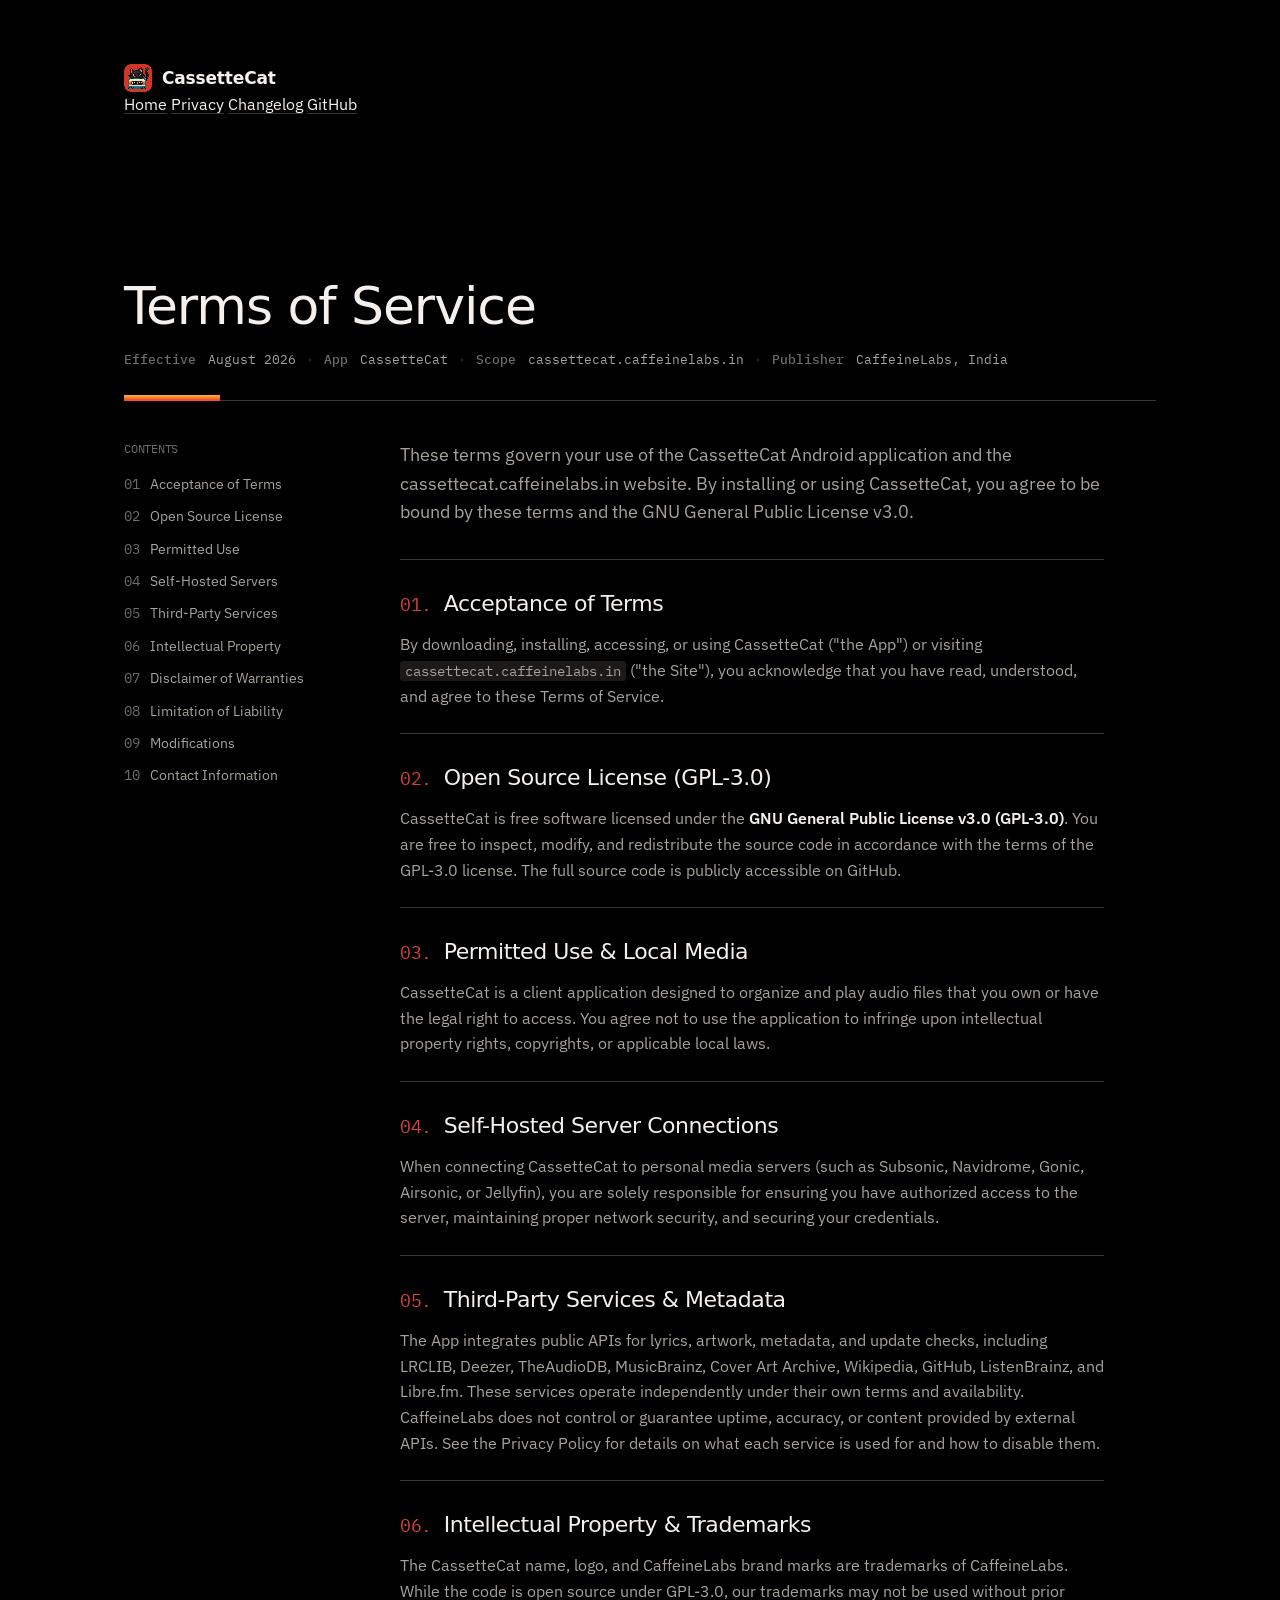
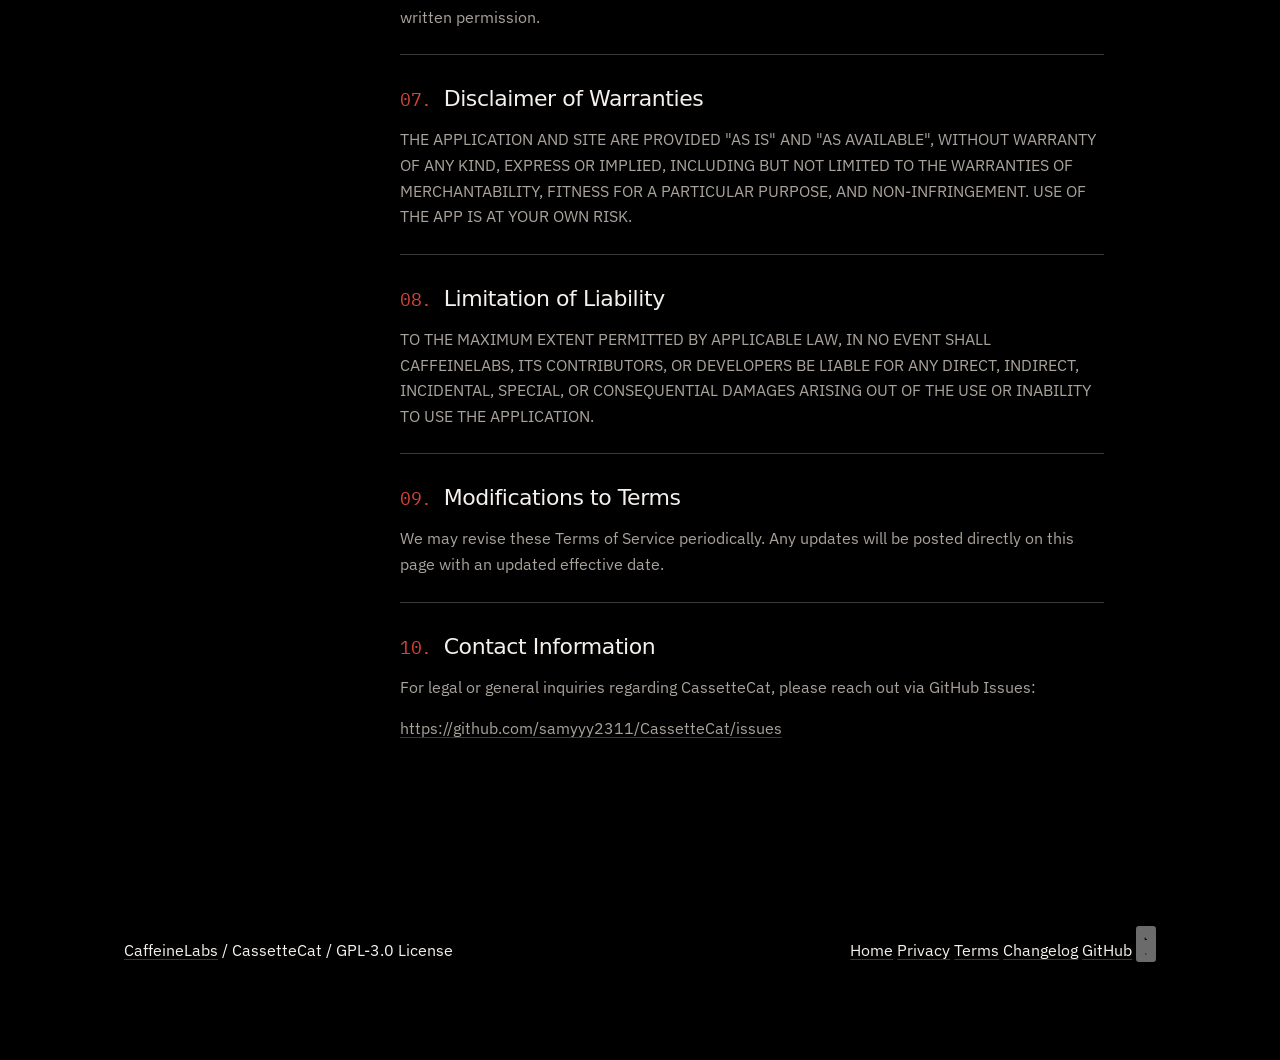
<file: terms/index.html>
<!DOCTYPE html>
<html lang="en">

<head>
  <meta charset="UTF-8">
  <script>(function(){try{var t=localStorage.getItem('cc-theme');if(t!=='dark')document.documentElement.setAttribute('data-theme','light');}catch(e){}})();</script>
  <meta name="viewport" content="width=device-width, initial-scale=1.0">
  <title>Terms of Service · CassetteCat · CaffeineLabs</title>
  <meta name="description" content="Terms of Service for CassetteCat music player and cassettecat.caffeinelabs.in.">
  <meta property="og:title" content="Terms of Service · CassetteCat · CaffeineLabs">
  <meta property="og:description" content="Terms of Service for CassetteCat music player.">
  <meta property="og:url" content="https://cassettecat.caffeinelabs.in/terms">
  <meta property="og:image" content="https://cassettecat.caffeinelabs.in/assets/feature_graphic_1024x500.png">
  <meta property="og:image:width" content="1024">
  <meta property="og:image:height" content="500">
  <meta property="og:type" content="website">
  <meta name="twitter:card" content="summary_large_image">
  <meta name="twitter:title" content="Terms of Service · CassetteCat · CaffeineLabs">
  <meta name="twitter:description" content="Terms of Service for CassetteCat music player.">
  <meta name="twitter:image" content="https://cassettecat.caffeinelabs.in/assets/feature_graphic_1024x500.png">
  <link rel="icon" type="image/svg+xml" href="/assets/logo.svg">
  <link rel="icon" type="image/png" href="/assets/play_store_icon_512.png">
  <link rel="apple-touch-icon" href="/assets/play_store_icon_512.png">
  <link rel="canonical" href="https://cassettecat.caffeinelabs.in/terms">
  <link rel="preconnect" href="https://fonts.googleapis.com">
  <link rel="preconnect" href="https://fonts.gstatic.com" crossorigin>
  <link href="https://fonts.googleapis.com/css2?family=IBM+Plex+Sans:wght@300;400;500;600;700&family=IBM+Plex+Mono:wght@400;500;600&display=swap" rel="stylesheet">
  <link rel="stylesheet" href="/assets/style.css">
</head>

<body>

  <header class="masthead">
    <div class="frame">
      <div class="mast">
        <div class="mast-left">
          <a href="/" class="brand">
            <img src="/assets/play_store_icon_512.png" alt="" class="brand-mark" width="30" height="30">
            <span class="brand-word">Cassette<span class="accent">Cat</span></span>
          </a>
        </div>
        <nav class="nav-links">
          <a href="/">Home</a>
          <a href="/privacy">Privacy</a>
          <a href="/changelog">Changelog</a>
          <a href="https://github.com/samyyy2311/CassetteCat" target="_blank" rel="noopener">GitHub</a>
        </nav>
      </div>
    </div>
  </header>

  <main class="frame">
    <div class="doc-layout">

      <div class="doc-head">
        <h1>Terms of Service</h1>
        <div class="doc-head-meta">
          <span><b>Effective</b> August 2026</span>
          <span class="sep">·</span>
          <span><b>App</b> CassetteCat</span>
          <span class="sep">·</span>
          <span><b>Scope</b> cassettecat.caffeinelabs.in</span>
          <span class="sep">·</span>
          <span><b>Publisher</b> CaffeineLabs, India</span>
        </div>
      </div>

      <aside class="doc-toc">
        <h4>Contents</h4>
        <ol>
          <li><a href="#acceptance"><span class="toc-num">01</span>Acceptance of Terms</a></li>
          <li><a href="#license"><span class="toc-num">02</span>Open Source License</a></li>
          <li><a href="#use"><span class="toc-num">03</span>Permitted Use</a></li>
          <li><a href="#servers"><span class="toc-num">04</span>Self-Hosted Servers</a></li>
          <li><a href="#third-party"><span class="toc-num">05</span>Third-Party Services</a></li>
          <li><a href="#ip"><span class="toc-num">06</span>Intellectual Property</a></li>
          <li><a href="#warranties"><span class="toc-num">07</span>Disclaimer of Warranties</a></li>
          <li><a href="#liability"><span class="toc-num">08</span>Limitation of Liability</a></li>
          <li><a href="#changes"><span class="toc-num">09</span>Modifications</a></li>
          <li><a href="#contact"><span class="toc-num">10</span>Contact Information</a></li>
        </ol>
      </aside>

      <div class="doc-body">
        <p class="doc-lede">These terms govern your use of the CassetteCat Android application and the cassettecat.caffeinelabs.in website. By installing or using CassetteCat, you agree to be bound by these terms and the GNU General Public License v3.0.</p>

        <section id="acceptance">
          <h2><span class="sec-num">01.</span>Acceptance of Terms</h2>
          <p>By downloading, installing, accessing, or using CassetteCat ("the App") or visiting <code>cassettecat.caffeinelabs.in</code> ("the Site"), you acknowledge that you have read, understood, and agree to these Terms of Service.</p>
        </section>

        <section id="license">
          <h2><span class="sec-num">02.</span>Open Source License (GPL-3.0)</h2>
          <p>CassetteCat is free software licensed under the <strong>GNU General Public License v3.0 (GPL-3.0)</strong>. You are free to inspect, modify, and redistribute the source code in accordance with the terms of the GPL-3.0 license. The full source code is publicly accessible on GitHub.</p>
        </section>

        <section id="use">
          <h2><span class="sec-num">03.</span>Permitted Use & Local Media</h2>
          <p>CassetteCat is a client application designed to organize and play audio files that you own or have the legal right to access. You agree not to use the application to infringe upon intellectual property rights, copyrights, or applicable local laws.</p>
        </section>

        <section id="servers">
          <h2><span class="sec-num">04.</span>Self-Hosted Server Connections</h2>
          <p>When connecting CassetteCat to personal media servers (such as Subsonic, Navidrome, Gonic, Airsonic, or Jellyfin), you are solely responsible for ensuring you have authorized access to the server, maintaining proper network security, and securing your credentials.</p>
        </section>

        <section id="third-party">
          <h2><span class="sec-num">05.</span>Third-Party Services & Metadata</h2>
          <p>The App integrates public APIs for lyrics, artwork, metadata, and update checks, including LRCLIB, Deezer, TheAudioDB, MusicBrainz, Cover Art Archive, Wikipedia, GitHub, ListenBrainz, and Libre.fm. These services operate independently under their own terms and availability. CaffeineLabs does not control or guarantee uptime, accuracy, or content provided by external APIs. See the Privacy Policy for details on what each service is used for and how to disable them.</p>
        </section>

        <section id="ip">
          <h2><span class="sec-num">06.</span>Intellectual Property & Trademarks</h2>
          <p>The CassetteCat name, logo, and CaffeineLabs brand marks are trademarks of CaffeineLabs. While the code is open source under GPL-3.0, our trademarks may not be used without prior written permission.</p>
        </section>

        <section id="warranties">
          <h2><span class="sec-num">07.</span>Disclaimer of Warranties</h2>
          <p>THE APPLICATION AND SITE ARE PROVIDED "AS IS" AND "AS AVAILABLE", WITHOUT WARRANTY OF ANY KIND, EXPRESS OR IMPLIED, INCLUDING BUT NOT LIMITED TO THE WARRANTIES OF MERCHANTABILITY, FITNESS FOR A PARTICULAR PURPOSE, AND NON-INFRINGEMENT. USE OF THE APP IS AT YOUR OWN RISK.</p>
        </section>

        <section id="liability">
          <h2><span class="sec-num">08.</span>Limitation of Liability</h2>
          <p>TO THE MAXIMUM EXTENT PERMITTED BY APPLICABLE LAW, IN NO EVENT SHALL CAFFEINELABS, ITS CONTRIBUTORS, OR DEVELOPERS BE LIABLE FOR ANY DIRECT, INDIRECT, INCIDENTAL, SPECIAL, OR CONSEQUENTIAL DAMAGES ARISING OUT OF THE USE OR INABILITY TO USE THE APPLICATION.</p>
        </section>

        <section id="changes">
          <h2><span class="sec-num">09.</span>Modifications to Terms</h2>
          <p>We may revise these Terms of Service periodically. Any updates will be posted directly on this page with an updated effective date.</p>
        </section>

        <section id="contact">
          <h2><span class="sec-num">10.</span>Contact Information</h2>
          <p>For legal or general inquiries regarding CassetteCat, please reach out via GitHub Issues:</p>
          <p><a href="https://github.com/samyyy2311/CassetteCat/issues" target="_blank" rel="noopener">https://github.com/samyyy2311/CassetteCat/issues</a></p>
        </section>

      </div>
    </div>
  </main>

  <footer class="foot">
    <div class="frame" style="width:100%; display:flex; justify-content:space-between; align-items:baseline; flex-wrap:wrap; gap:20px;">
      <div class="brand-line">
        <a href="https://caffeinelabs.in" class="fb-name">Caffeine<span class="dim">Labs</span></a>
        <span class="sep">/</span>
        <span>CassetteCat</span>
        <span class="sep">/</span>
        <span>GPL-3.0 License</span>
      </div>
      <div class="legal">
        <a href="/">Home</a>
        <a href="/privacy">Privacy</a>
        <a href="/terms">Terms</a>
        <a href="/changelog">Changelog</a>
        <a href="https://github.com/samyyy2311/CassetteCat" target="_blank" rel="noopener">GitHub</a>
        <button class="theme-toggle" id="theme-toggle" type="button" aria-label="Toggle light and dark theme">
          <svg class="icon-moon" viewBox="0 0 24 24"><path d="M12 3a6 6 0 0 0 9 9 9 9 0 1 1-9-9Z"/></svg>
          <svg class="icon-sun" viewBox="0 0 24 24"><circle cx="12" cy="12" r="4"/><path d="M12 2v2M12 20v2M4.93 4.93l1.41 1.41M17.66 17.66l1.41 1.41M2 12h2M20 12h2M6.34 17.66l-1.41 1.41M19.07 4.93l-1.41 1.41"/></svg>
        </button>
      </div>
    </div>
  </footer>

<script src="/assets/main.js"></script>
</body>

</html>
</file>
<file: assets/style.css>
:root {
  --bg: #000000;
  --bg-2: #1C1A18;
  --bg-3: #262320;
  --ink: #F5F0EC;
  --ink-2: #A8A29A;
  --ink-3: #6E6C68;
  --silver: #C4C4C0;
  --rule: #3A3835;
  --cap: linear-gradient(135deg, #232120, #000000);
  --cap-shadow: 0 5px 10px rgba(0, 0, 0, 0.6);
  --accent: #C23B30;
  --accent-hi: #D64337;
  --tape-teal: #1B6E7E;
  --tape-cream: #F7E0C0;
  --tape-amber: #F8A42E;
  --tape-orange: #F57729;
  --tape-coral: #F44D3A;
  --display: 'Space Grotesk', system-ui, sans-serif;
  --sans: 'IBM Plex Sans', system-ui, sans-serif;
  --mono: 'IBM Plex Mono', ui-monospace, monospace;
  --pixel: 'Silkscreen', var(--mono);
  color-scheme: dark;
}

*, *::before, *::after { box-sizing: border-box; }

html { scroll-behavior: smooth; scroll-padding-top: 72px; }

body {
  margin: 0;
  background: var(--bg);
  color: var(--ink);
  font: 400 16px/1.6 var(--sans);
  -webkit-font-smoothing: antialiased;
}

img { max-width: 100%; height: auto; display: block; }

a { color: inherit; text-decoration-color: var(--rule); text-underline-offset: 3px; }
a:hover { text-decoration-color: currentColor; }

:focus-visible { outline: 2px solid var(--accent-hi); outline-offset: 3px; }

h1, h2, h3, h4 { font-family: var(--display); font-weight: 500; letter-spacing: -0.02em; line-height: 1.1; margin: 0; }

p { margin: 0 0 1em; }

code { font: 0.88em var(--mono); background: var(--bg-2); padding: 0.1em 0.35em; border-radius: 3px; }

.wrap { max-width: 1120px; margin: 0 auto; padding: 0 24px; }

.label { font: 500 12px/1.4 var(--mono); letter-spacing: 0.04em; text-transform: uppercase; color: var(--ink-3); }

.tape-stripe {
  height: 12px;
  background: linear-gradient(var(--tape-amber) 0 33.3%, var(--tape-orange) 0 66.6%, var(--tape-coral) 0);
}

.site-header {
  position: sticky;
  top: 0;
  z-index: 10;
  background: rgba(0, 0, 0, 0.92);
  border-bottom: 1px solid var(--bg-3);
}

.nav { display: flex; align-items: center; justify-content: space-between; gap: 24px; height: 64px; }

.brand { display: flex; align-items: center; gap: 10px; font: 600 17px var(--display); letter-spacing: -0.01em; text-decoration: none; }
.brand img { width: 28px; height: 28px; border-radius: 7px; image-rendering: pixelated; }

.nav nav { display: flex; align-items: center; gap: 28px; font-size: 14px; overflow-x: auto; scrollbar-width: none; }
.nav nav a { color: var(--ink-2); text-decoration: none; white-space: nowrap; }
.nav nav a:hover, .nav nav a[aria-current] { color: var(--ink); }
.nav nav a.cap-accent, .nav nav a.cap-accent:hover { color: var(--accent-hi); }
.nav .narrow { display: none; }
.nav .nav-dl { align-items: center; height: 34px; padding: 0 14px; border-radius: 999px; }
.nav .gh { display: inline-flex; align-items: center; gap: 8px; height: 34px; padding: 0 14px; border-radius: 999px; }
.nav .gh svg { width: 16px; height: 16px; fill: currentColor; }
#gh-stars { font-family: var(--mono); font-size: 12px; color: var(--ink-2); padding-left: 8px; border-left: 1px solid var(--rule); }

.btn, .cap {
  border: 1px solid var(--rule);
  background: var(--cap);
  box-shadow: var(--cap-shadow);
  color: var(--ink);
  cursor: pointer;
  transition: transform 80ms linear, box-shadow 80ms linear, border-color 0.15s;
}
.btn:hover, .cap:hover { border-color: var(--ink-3); }
.btn:active, .cap:active { transform: translateY(3px); box-shadow: none; }
.btn {
  display: inline-flex;
  align-items: center;
  gap: 8px;
  height: 48px;
  padding: 0 22px;
  border-radius: 999px;
  font: 600 15px var(--display);
  text-decoration: none;
}
.btn .play { width: 18px; height: 20px; }
.btn svg { width: 17px; height: 17px; fill: none; stroke: currentColor; stroke-width: 2; stroke-linecap: round; stroke-linejoin: round; }
.btn-primary, .cap-accent { border: 1.5px solid var(--accent); color: var(--accent-hi); }
.btn-primary:hover, .cap-accent:hover { border-color: var(--accent-hi); }

.actions { display: flex; flex-wrap: wrap; align-items: center; gap: 12px; }

.hero { display: grid; grid-template-columns: 1fr 1fr; gap: 56px; align-items: center; }
.hero-copy { padding: 80px 0; }
.hero h1 { font-family: var(--sans); font-weight: 300; font-size: clamp(40px, 4.8vw, 58px); letter-spacing: -0.03em; line-height: 1.08; margin-bottom: 22px; }
.hero .lede { font-size: 18px; color: var(--ink-2); max-width: 29em; margin-bottom: 36px; }
.hero .actions { flex-wrap: nowrap; }
.dl-note { font-size: 15px; color: var(--ink-3); margin: 20px 0 0; }
.dl-note a { color: var(--ink-2); }
.dl-note a:hover { color: var(--ink); }
.dl-count { font: 13px var(--mono); color: var(--ink-3); margin: 8px 0 0; }

.hero-devices { position: relative; padding: 48px 0 72px 40px; }
.hero-desktop { border-radius: 10px; border: 1px solid var(--rule); }
.hero-phone { position: absolute; left: 0; bottom: 24px; width: 30%; max-width: 180px; border-radius: 24px; border: 5px solid #000; outline: 1px solid var(--rule); }

.tour { background: var(--bg-2); padding: 96px 0 104px; --edge: max(24px, calc((100vw - 1120px) / 2 + 24px)); }
.tour-head { display: flex; justify-content: space-between; align-items: flex-end; gap: 24px; margin-bottom: 48px; }
.tour-head p { font-size: 18px; color: var(--ink-2); margin: 0; }
.tour-nav { display: flex; gap: 10px; }
.tour-nav button { display: grid; place-items: center; width: 48px; height: 48px; border-radius: 50%; }
.tour-nav svg { width: 20px; height: 20px; fill: none; stroke: currentColor; stroke-width: 2; stroke-linecap: round; stroke-linejoin: round; }
.tour-track { display: flex; gap: 28px; overflow-x: auto; scroll-snap-type: x mandatory; scrollbar-width: none; padding: 0 var(--edge) 8px; scroll-padding-inline: var(--edge); }
.tour-track::-webkit-scrollbar { display: none; }
.tour-track figure { flex: 0 0 260px; margin: 0; scroll-snap-align: start; }
.tour-track figure:nth-child(even) { margin-top: 56px; }
.tour-track img { border-radius: 30px; border: 6px solid #0E0D0C; }
.tour-track figcaption { margin-top: 18px; }
.tour-wide .tour-track figure { flex-basis: min(640px, 80vw); }
.tour-wide .tour-track figure:nth-child(even) { margin-top: 0; }
.tour-wide .tour-track img { border-radius: 10px; border: 1px solid var(--rule); }
.tour-track b { display: block; font: 500 18px var(--display); margin-bottom: 4px; }
.tour-track figcaption span { font-size: 15px; color: var(--ink-2); }

.block { padding: 112px 0; }
/* Sections that follow one another share one gap instead of adding theirs together. */
.block + .block { padding-top: 0; }
.head { max-width: 620px; margin-bottom: 48px; }
.block-head { display: flex; flex-wrap: wrap; justify-content: space-between; align-items: flex-end; gap: 24px 48px; padding: 112px 0 48px; }
.block-head .head { max-width: 560px; margin: 0; }
.platform-section .tour { padding-top: 56px; }
.platform-section .block { padding-top: 64px; padding-bottom: 96px; }
.head h2 { font-size: clamp(32px, 4.2vw, 48px); margin-bottom: 14px; }
.head p { font-size: 18px; color: var(--ink-2); margin: 0; }


.platform { background: var(--bg-2); border: 1px solid var(--bg-3); border-radius: 12px; padding: 36px; display: flex; flex-direction: column; }
.platform-top { display: flex; align-items: center; gap: 10px; height: 24px; margin-bottom: 20px; }
.platform h3 { font-size: 26px; margin-bottom: 12px; }
.platform p { color: var(--ink-2); margin: 0 0 24px; }
.platform-action { margin-top: auto; padding-top: 8px; }
.formats { display: grid; grid-template-columns: 110px 1fr; gap: 12px 16px; margin: 40px 0 0; font-size: 15px; }
.formats dd span { color: var(--ink-3); }
.formats dt { color: var(--ink-3); }
.formats dd { display: flex; flex-wrap: wrap; gap: 4px 16px; margin: 0; }
.formats a { color: var(--ink-2); text-decoration: none; }
.formats a:hover { color: var(--ink); text-decoration: underline; }
.platform .status { font: 400 11px var(--pixel); text-transform: uppercase; color: var(--tape-amber); }

.apps { display: grid; grid-template-columns: 1fr 1fr; gap: 20px; }
.app-card { display: flex; flex-direction: column; background: var(--bg-2); border: 1px solid var(--bg-3); border-radius: 12px; overflow: hidden; text-decoration: none; }
.app-card:hover { border-color: var(--ink-3); }
.app-card .shot { height: 280px; display: flex; justify-content: center; overflow: hidden; background: var(--bg-3); padding-top: 36px; }
.app-card .shot img { align-self: flex-start; }
.shot-phone { width: 190px; border-radius: 22px; border: 5px solid #000; }
.shot-desktop { width: 86%; border-radius: 8px; border: 1px solid var(--rule); }
.app-card > div:last-child { padding: 28px 32px 32px; }
.app-card h2 { font-size: 26px; margin-bottom: 10px; }
.app-card p { color: var(--ink-2); margin-bottom: 16px; }
.app-link { font: 13px var(--mono); color: var(--accent-hi); }
.page-head h1 { font-size: clamp(36px, 5vw, 56px); margin-bottom: 14px; }

.features-title { font-size: clamp(28px, 3.4vw, 36px); margin-bottom: 40px; }
.feature-groups { display: flex; flex-direction: column; gap: 16px; }
.feature-groups section { display: grid; grid-template-columns: 240px 1fr; gap: 20px 48px; padding: 32px; background: var(--bg-2); border: 1px solid var(--bg-3); border-radius: 12px; }
.feature-group-head h3 { font-size: 22px; margin-bottom: 8px; }
.feature-group-head p { font-size: 14px; color: var(--ink-3); margin: 0; }
.feature-groups ul { list-style: none; margin: 0; padding: 0; display: grid; grid-template-columns: 1fr 1fr; gap: 20px 40px; }
.feature-groups li b { display: block; font: 500 16px var(--display); margin-bottom: 4px; }
.feature-groups li span { font-size: 14px; color: var(--ink-2); }
.tour-head .tour-nav { margin-left: auto; }

.together ul { list-style: none; margin: 0; padding: 0; display: grid; grid-template-columns: repeat(3, 1fr); gap: 0 40px; }
.together li { border-top: 1px solid var(--rule); padding: 20px 0 28px; }
.together li b { display: block; font: 500 18px var(--display); margin-bottom: 6px; }
.together li span { color: var(--ink-2); font-size: 15px; }
.together-note { margin: 8px 0 0; font-size: 15px; color: var(--ink-3); }
#player .platform { max-width: 620px; }

/* Services the apps connect to, as a quiet line of names under the hero. */
.works-with { display: flex; flex-wrap: wrap; align-items: baseline; gap: 12px 32px; padding-top: 8px; padding-bottom: 64px; }
.works-with h2 { margin: 0; }
.works-with ul { list-style: none; margin: 0; padding: 0; display: flex; flex-wrap: wrap; gap: 10px 28px; }
.works-with li { font: 400 15px var(--mono); color: var(--ink-2); }

/* Where the music is: three panels, each listing what plays from there, in the app's own row style. */
.where-grid { display: grid; grid-template-columns: repeat(3, 1fr); gap: 20px; }
.where-card { background: var(--bg-2); border: 1px solid var(--bg-3); border-radius: 12px; padding: 24px; }
.where-card header { display: flex; flex-direction: column-reverse; gap: 6px; margin-bottom: 18px; }
.where-card h3 { font-size: 20px; }
.where-feed { list-style: none; margin: 0; padding: 0; }
.where-feed li { display: flex; flex-direction: column; gap: 2px; padding: 12px 0; border-top: 1px solid var(--bg-3); }
.where-feed b { font-weight: 500; }
.where-feed span { font-size: 14px; color: var(--ink-2); }

/* Three numbered steps from download to playing. */
.steps { list-style: none; margin: 0; padding: 0; display: grid; grid-template-columns: repeat(3, 1fr); gap: 0 40px; counter-reset: step; }
.steps li { counter-increment: step; border-top: 1px solid var(--rule); padding: 20px 0 8px; }
.steps li::before { content: counter(step, decimal-leading-zero); display: block; font: 500 13px var(--mono); color: var(--accent-hi); margin-bottom: 10px; }
.steps b { display: block; font: 500 18px var(--display); margin-bottom: 6px; }
.steps span { color: var(--ink-2); font-size: 15px; }

@media (max-width: 900px) {
  .where-grid { grid-template-columns: 1fr; }
  .steps { grid-template-columns: 1fr; }
}

.privacy { border-top: 1px solid var(--bg-3); border-bottom: 1px solid var(--bg-3); padding: 64px 0; }
.privacy p { font-family: var(--sans); font-weight: 300; font-size: clamp(22px, 2.8vw, 32px); line-height: 1.35; max-width: 30em; margin: 0; color: var(--ink-2); }
.privacy strong { font-weight: 400; color: var(--ink); }
.privacy a { color: var(--ink); }

.faq { display: grid; grid-template-columns: 1fr 1.5fr; gap: 64px; align-items: start; }
.faq .head { margin: 0; }
.faq details { border-top: 1px solid var(--rule); }
.faq details:last-child { border-bottom: 1px solid var(--rule); }
.faq summary {
  cursor: pointer;
  list-style: none;
  display: flex;
  justify-content: space-between;
  gap: 16px;
  padding: 20px 0;
  font: 500 18px var(--display);
}
.faq summary::-webkit-details-marker { display: none; }
.faq summary::after { content: '+'; font-family: var(--mono); color: var(--ink-3); }
.faq details[open] summary::after { content: '−'; color: var(--accent-hi); }
.faq details p { color: var(--ink-2); padding-bottom: 8px; }

/* Two balanced columns: groups flow top to bottom and never split across columns. */
.credits { columns: 2; column-gap: 40px; }
.credits > div { break-inside: avoid; margin-bottom: 40px; }
.credits h3 { font: 500 12px var(--mono); text-transform: uppercase; letter-spacing: 0.04em; color: var(--ink-3); margin-bottom: 12px; }
.credits ul { list-style: none; margin: 0; padding: 0; font-size: 15px; }
.credits li a { display: flex; align-items: center; gap: 12px; padding: 7px 0; color: var(--ink-2); text-decoration: none; }
.credits li a:hover strong { color: var(--accent-hi); }
.credits li svg, .credits li img { width: 18px; height: 18px; flex-shrink: 0; object-fit: contain; }
.credits strong { color: var(--ink); font-weight: 500; }

.site-footer { padding: 28px 0 40px; font-size: 14px; color: var(--ink-3); }
.site-footer .wrap { display: flex; flex-wrap: wrap; justify-content: space-between; align-items: center; gap: 16px 24px; }
.site-footer nav { display: flex; gap: 20px; }
.site-footer a { color: var(--ink-2); text-decoration: none; }
.site-footer a:hover { color: var(--ink); }
.site-footer a[href^="https://usefulshelf.co/"] img { height: 40px; width: auto; }

.frame { max-width: 1080px; margin: 0 auto; padding: 64px 24px 96px; }

.doc-layout { display: grid; grid-template-columns: 220px 1fr; gap: 24px 56px; }

.doc-head { grid-column: 1 / -1; padding-bottom: 32px; margin-bottom: 16px; border-bottom: 1px solid var(--rule); position: relative; }
.doc-head::after { content: ''; position: absolute; left: 0; bottom: -1px; width: 96px; height: 6px; background: linear-gradient(var(--tape-amber) 0 33.3%, var(--tape-orange) 0 66.6%, var(--tape-coral) 0); }
.doc-head h1 { font-size: clamp(34px, 5vw, 52px); margin-bottom: 16px; }
.doc-head-meta { display: flex; flex-wrap: wrap; gap: 6px 10px; font: 13px var(--mono); color: var(--ink-2); }
.doc-head-meta b { font-weight: 500; color: var(--ink-3); margin-right: 4px; }
.doc-head-meta .sep { color: var(--rule); }
.release-tabs { grid-column: 1 / -1; display: flex; gap: 32px; margin: -16px 0 8px; border-bottom: 1px solid var(--rule); }
.release-tabs button { display: flex; align-items: center; gap: 10px; padding: 14px 0; margin-bottom: -1px; background: none; border: 0; border-bottom: 2px solid transparent; color: var(--ink-2); font: 500 17px var(--display); cursor: pointer; }
.release-tabs button:hover { color: var(--ink); }
.release-tabs button[aria-selected="true"] { color: var(--ink); border-bottom-color: var(--accent); }
/* Each release lines up with the page's two columns: version and date on the left, notes on the right. */
.doc-body.release-notes { grid-column: 1 / -1; max-width: none; }
.doc-body .release-panel section { padding: 0; }
.doc-body .release-panel .release-latest { display: grid; grid-template-columns: 220px minmax(0, 44em); gap: 8px 56px; padding: 32px 0 40px; }
.release-meta { position: sticky; top: 84px; align-self: start; }
.release-meta h3 { margin-bottom: 8px; }
.release-meta .label { display: block; }
.release-meta .label:first-of-type { color: var(--accent-hi); }
.release-notes .doc-lede { max-width: 44em; }
.release-panel summary { cursor: pointer; list-style: none; display: grid; grid-template-columns: 220px 1fr auto; align-items: baseline; column-gap: 56px; padding: 16px 0; }
.release-panel summary::-webkit-details-marker { display: none; }
.release-panel summary::after { content: '+'; grid-column: 3; font-family: var(--mono); color: var(--ink-3); }
.release-panel details[open] > summary::after { content: '−'; color: var(--accent-hi); }
.release-panel summary h3 { margin: 0; font-size: 17px; }
.release-panel summary:hover h3 { color: var(--accent-hi); }
.release-panel details .release-body { max-width: 44em; padding: 0 0 24px 276px; }
.release-link { font-size: 15px; margin-top: 4px; }
/* A release's new screens, framed like the phones in the Android tour. */
.release-shots { display: flex; gap: 20px; overflow-x: auto; scrollbar-width: none; margin: 28px 0 12px; }
.release-shots::-webkit-scrollbar { display: none; }
.release-shots figure { flex: 0 0 140px; margin: 0; }
.release-shots img { border-radius: 18px; border: 4px solid #0E0D0C; }
.release-shots figcaption { margin-top: 10px; font-size: 13px; color: var(--ink-2); }
.older-releases { border-top: 1px solid var(--rule); }
.release-tabs svg { width: 20px; height: 20px; fill: none; stroke: currentColor; stroke-width: 2; stroke-linecap: round; stroke-linejoin: round; }

.doc-toc { position: sticky; top: 84px; align-self: start; max-height: calc(100vh - 100px); overflow-y: auto; }
.doc-toc h4 { font: 400 12px var(--pixel); text-transform: uppercase; color: var(--ink-3); margin: 0 0 12px; }
.doc-toc ol { list-style: none; margin: 0; padding: 0; font-size: 14px; }
.doc-toc a { display: flex; gap: 10px; padding: 5px 0; color: var(--ink-2); text-decoration: none; }
.doc-toc a:hover { color: var(--ink); }
.doc-toc summary { cursor: pointer; list-style: none; display: flex; justify-content: space-between; padding: 5px 0; color: var(--ink-2); }
.doc-toc summary:hover { color: var(--ink); }
.doc-toc summary::-webkit-details-marker { display: none; }
.doc-toc summary::after { content: '+'; font-family: var(--mono); color: var(--ink-3); }
.doc-toc details[open] > summary::after { content: '−'; }
.doc-toc details ol { padding-left: 12px; }
.doc-toc .toc-group { font: 500 13px var(--display); color: var(--ink); margin: 20px 0 6px; }
.doc-toc .toc-group:first-child { margin-top: 0; }
.toc-num, .sec-num { font-family: var(--mono); color: var(--ink-3); font-weight: 400; }
.sec-num { color: var(--accent-hi); margin-right: 12px; font-size: 0.8em; }

.doc-body { max-width: 44em; min-width: 0; }
.doc-body section { padding: 32px 0 8px; border-top: 1px solid var(--rule); }
.doc-body h2, .doc-body h3 { font-size: 22px; margin-bottom: 16px; }
.doc-body .doc-group { font-size: clamp(28px, 3.4vw, 36px); padding: 24px 0 16px; }
.doc-body .doc-group + section { border-top: 0; padding-top: 8px; }
.doc-body p, .doc-body li { color: var(--ink-2); }
.doc-body strong { color: var(--ink); font-weight: 600; }
.doc-body ul { padding-left: 20px; margin: 0 0 1em; }
.doc-body li { margin-bottom: 6px; }
.doc-body li::marker { color: var(--ink-3); }
.doc-lede { font-size: 18px; margin-bottom: 32px; }
.doc-note { border-left: 2px solid var(--accent); padding-left: 16px; font-size: 15px; }

.doc-data-table { border: 1px solid var(--rule); border-radius: 8px; margin: 0 0 1em; }
.doc-data-row { display: grid; grid-template-columns: 1fr 1.6fr; gap: 16px; padding: 14px 16px; font-size: 15px; }
.doc-data-row + .doc-data-row { border-top: 1px solid var(--rule); }
.doc-data-key { font: 500 13px var(--mono); color: var(--ink); overflow-wrap: anywhere; }
.doc-data-val { color: var(--ink-2); }

.err-main { min-height: 60vh; display: flex; flex-direction: column; justify-content: center; }
.err-main h1 { font-size: clamp(40px, 7vw, 72px); margin: 12px 0 16px; }
.err-main p { color: var(--ink-2); font-size: 18px; max-width: 32em; margin-bottom: 32px; }

@media (max-width: 900px) {
  .hero { grid-template-columns: 1fr; gap: 0; }
  .hero-copy { padding: 56px 0 48px; }
  .hero-devices { padding: 0 0 56px 32px; }
  .block-head { padding: 80px 0 40px; }
  .together ul { grid-template-columns: 1fr 1fr; }
  .tour { padding: 72px 0 80px; }
  .tour-track figure { flex-basis: 220px; }
  .tour-track figure:nth-child(even) { margin-top: 36px; }
  .block { padding: 80px 0; }
  .faq, .apps { grid-template-columns: 1fr; }
  .feature-groups section { grid-template-columns: 1fr; padding: 24px; }
  .faq { gap: 32px; }
  .credits { columns: 1; }
  .credits > div { margin-bottom: 24px; }
  .doc-layout { grid-template-columns: 1fr; }
  .doc-toc { position: static; max-height: none; }
  .doc-body .release-panel .release-latest { grid-template-columns: 1fr; }
  .release-meta { position: static; }
  .release-panel summary { grid-template-columns: 1fr auto auto; column-gap: 16px; }
  .release-panel details .release-body { padding-left: 0; }
  .nav nav { gap: 20px; }
}

/* Below this the header links no longer fit beside the name, so they fold into the Download button. */
@media (max-width: 760px) {
  .nav .wide { display: none; }
  .nav .narrow { display: inline-flex; }
}

@media (max-width: 560px) {
  .wrap, .frame { padding-left: 16px; padding-right: 16px; }
  .tour { --edge: 16px; }
  .tour-nav { display: none; }
  .brand span { display: none; }
  .nav nav { gap: 16px; }
  .hero .actions { flex-wrap: wrap; }
  .hero-devices { padding-left: 24px; }
  .hero-phone { border-radius: 16px; border-width: 3px; }
  .together ul, .feature-groups ul { grid-template-columns: 1fr; }
  .formats { grid-template-columns: 1fr; gap: 4px; }
  .formats dd { margin-bottom: 12px; }
  .platform { padding: 28px 22px; }
  .doc-data-row { grid-template-columns: 1fr; gap: 4px; }
}

@media (prefers-reduced-motion: reduce) {
  html { scroll-behavior: auto; }
}

/* A thin bar with no track, like the apps' scroll bars: brighter and wider while hovered, red while dragged. */
::-webkit-scrollbar { width: 10px; height: 10px; }
::-webkit-scrollbar-track, ::-webkit-scrollbar-corner { background: transparent; }
::-webkit-scrollbar-thumb { background: rgb(255 255 255 / 0.38) content-box; border: 3px solid transparent; border-radius: 999px; }
::-webkit-scrollbar-thumb:hover { background-color: rgb(255 255 255 / 0.82); border-width: 2px; }
::-webkit-scrollbar-thumb:active { background-color: #D64337; }
@supports not selector(::-webkit-scrollbar) {
  * { scrollbar-width: thin; scrollbar-color: rgb(255 255 255 / 0.38) transparent; }
}
</file>
